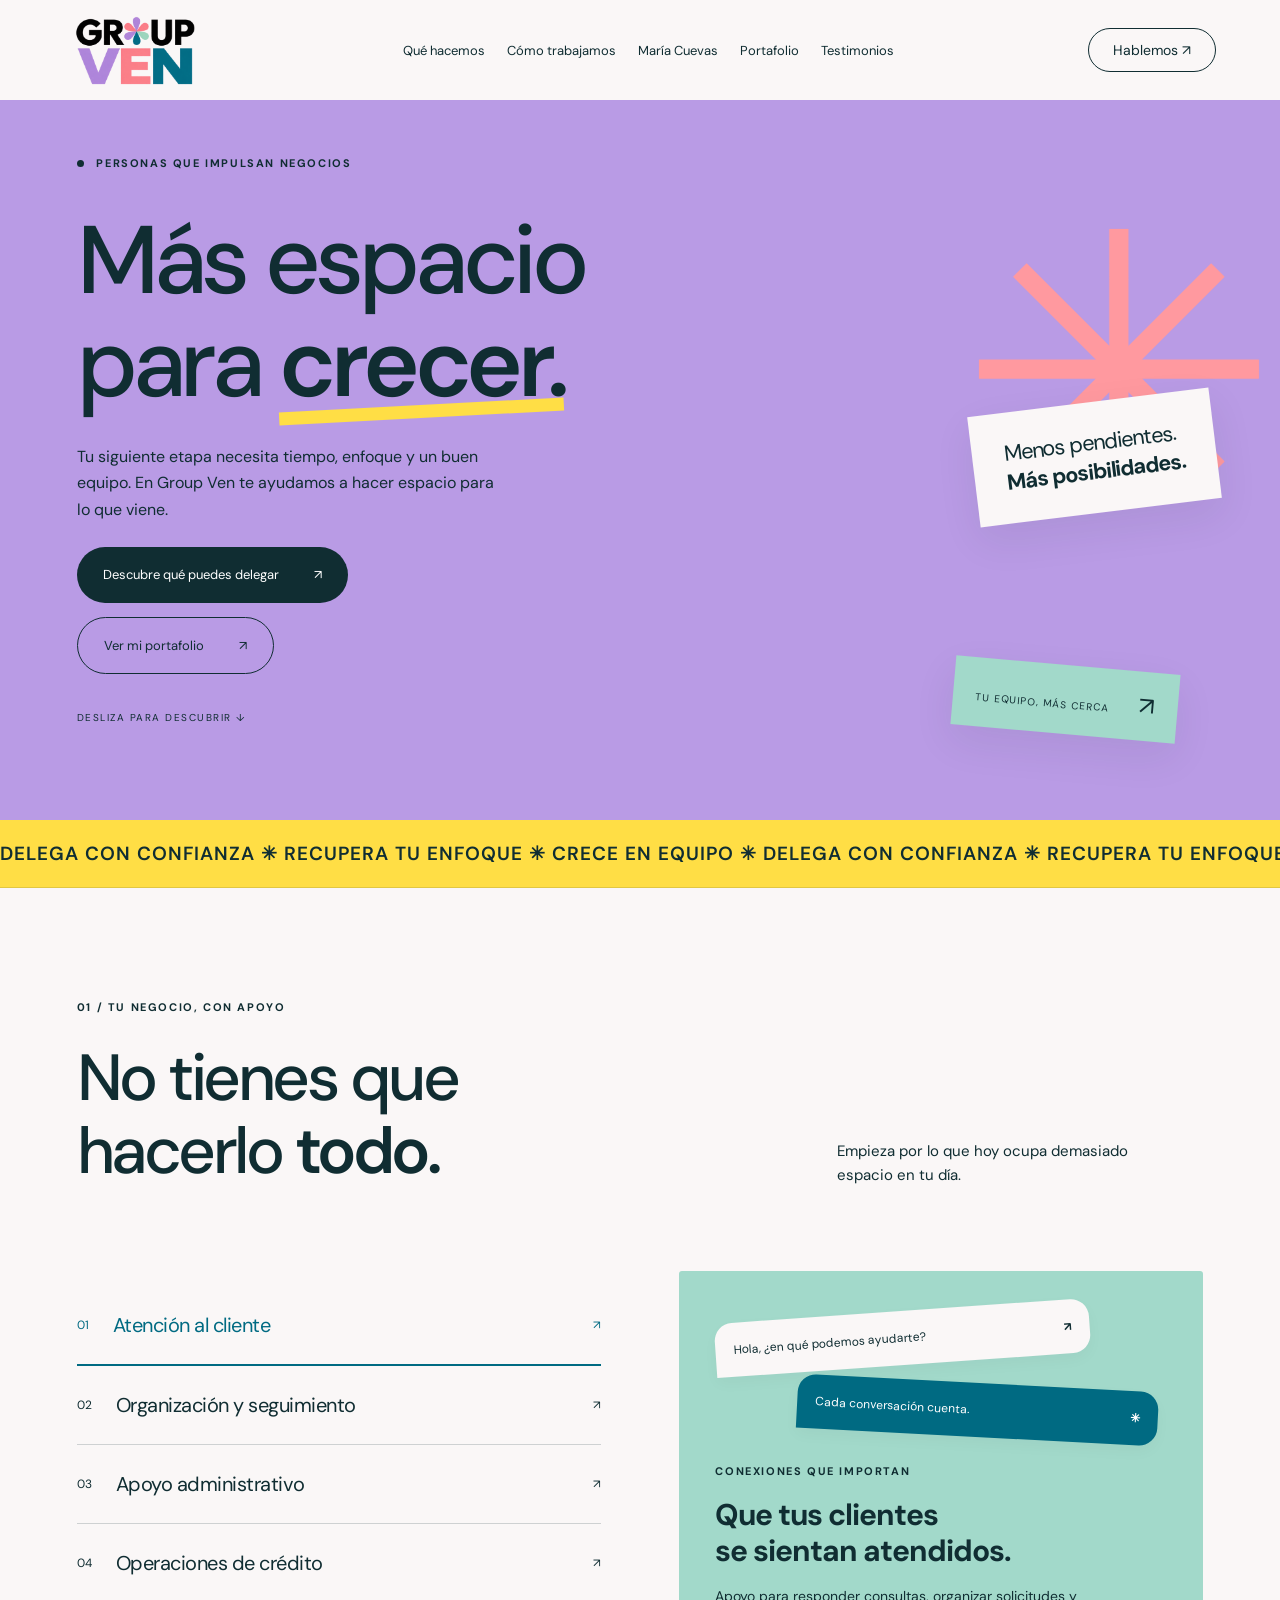
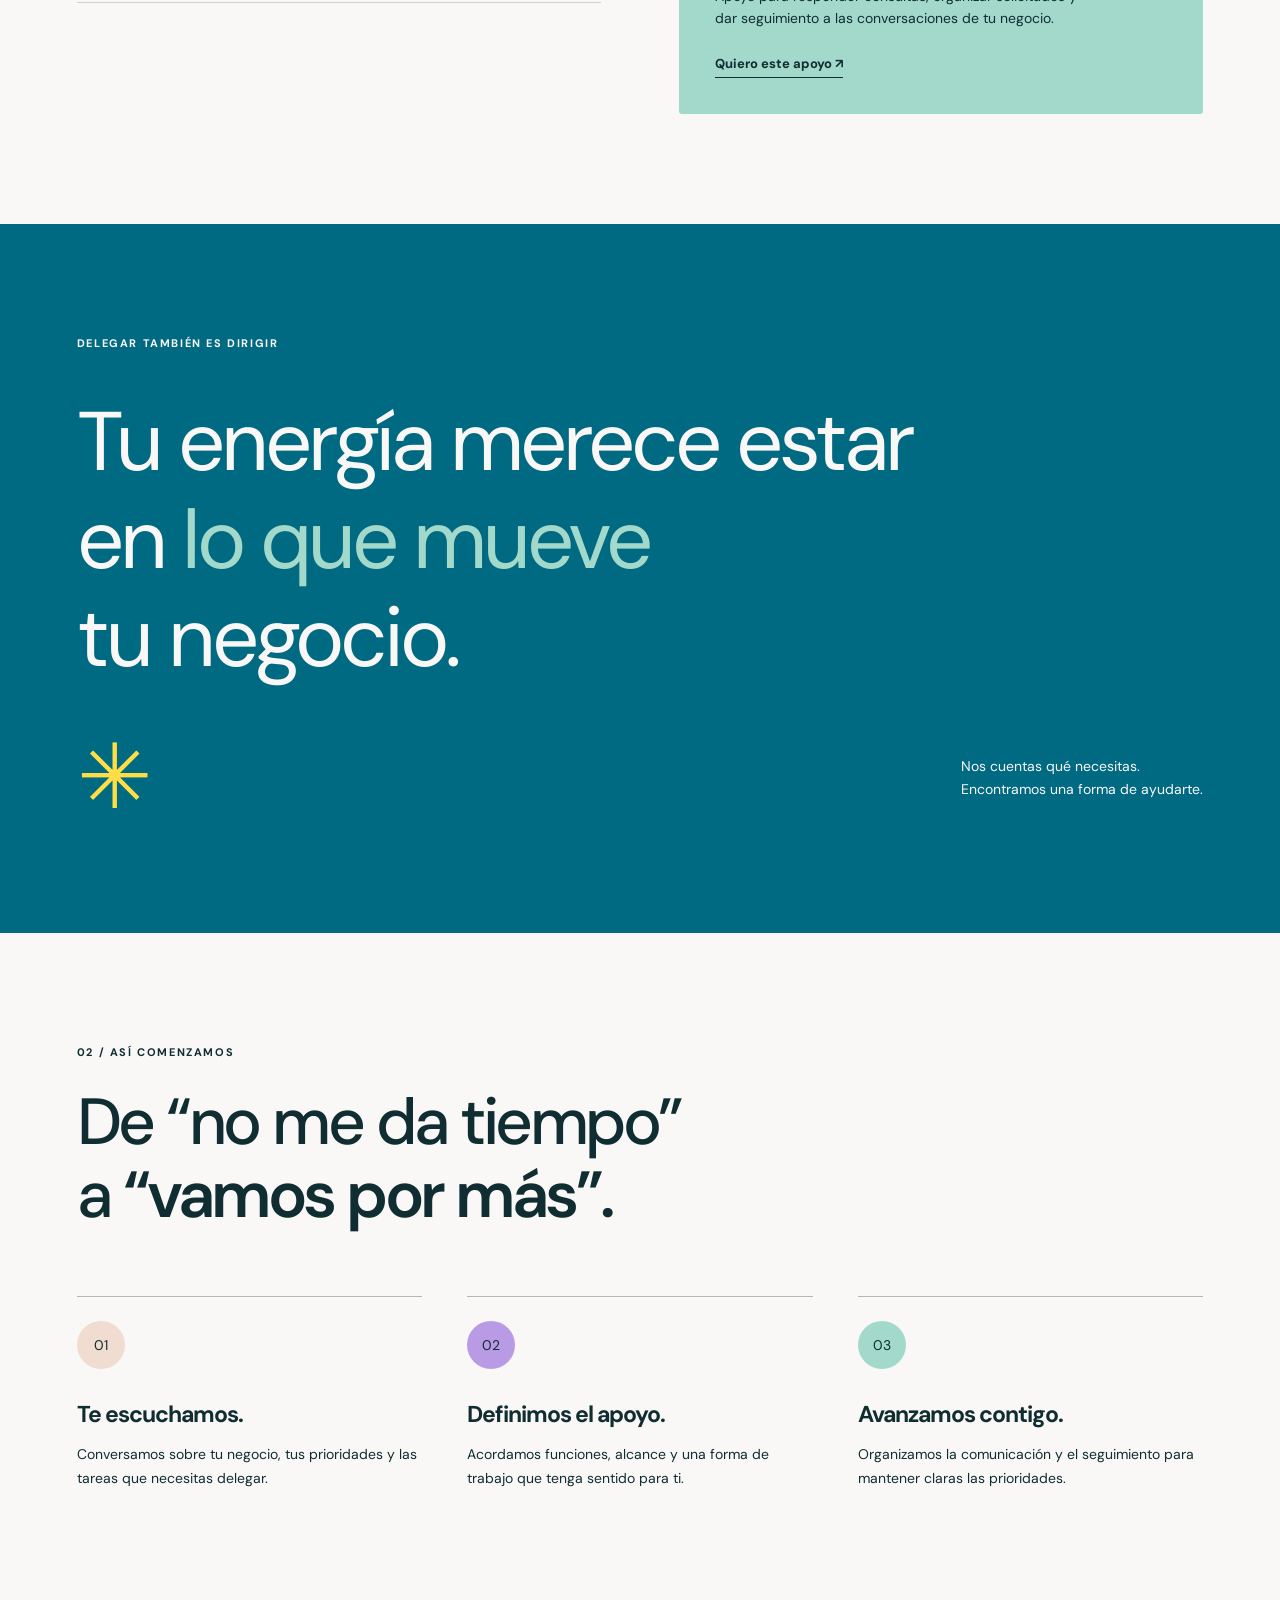
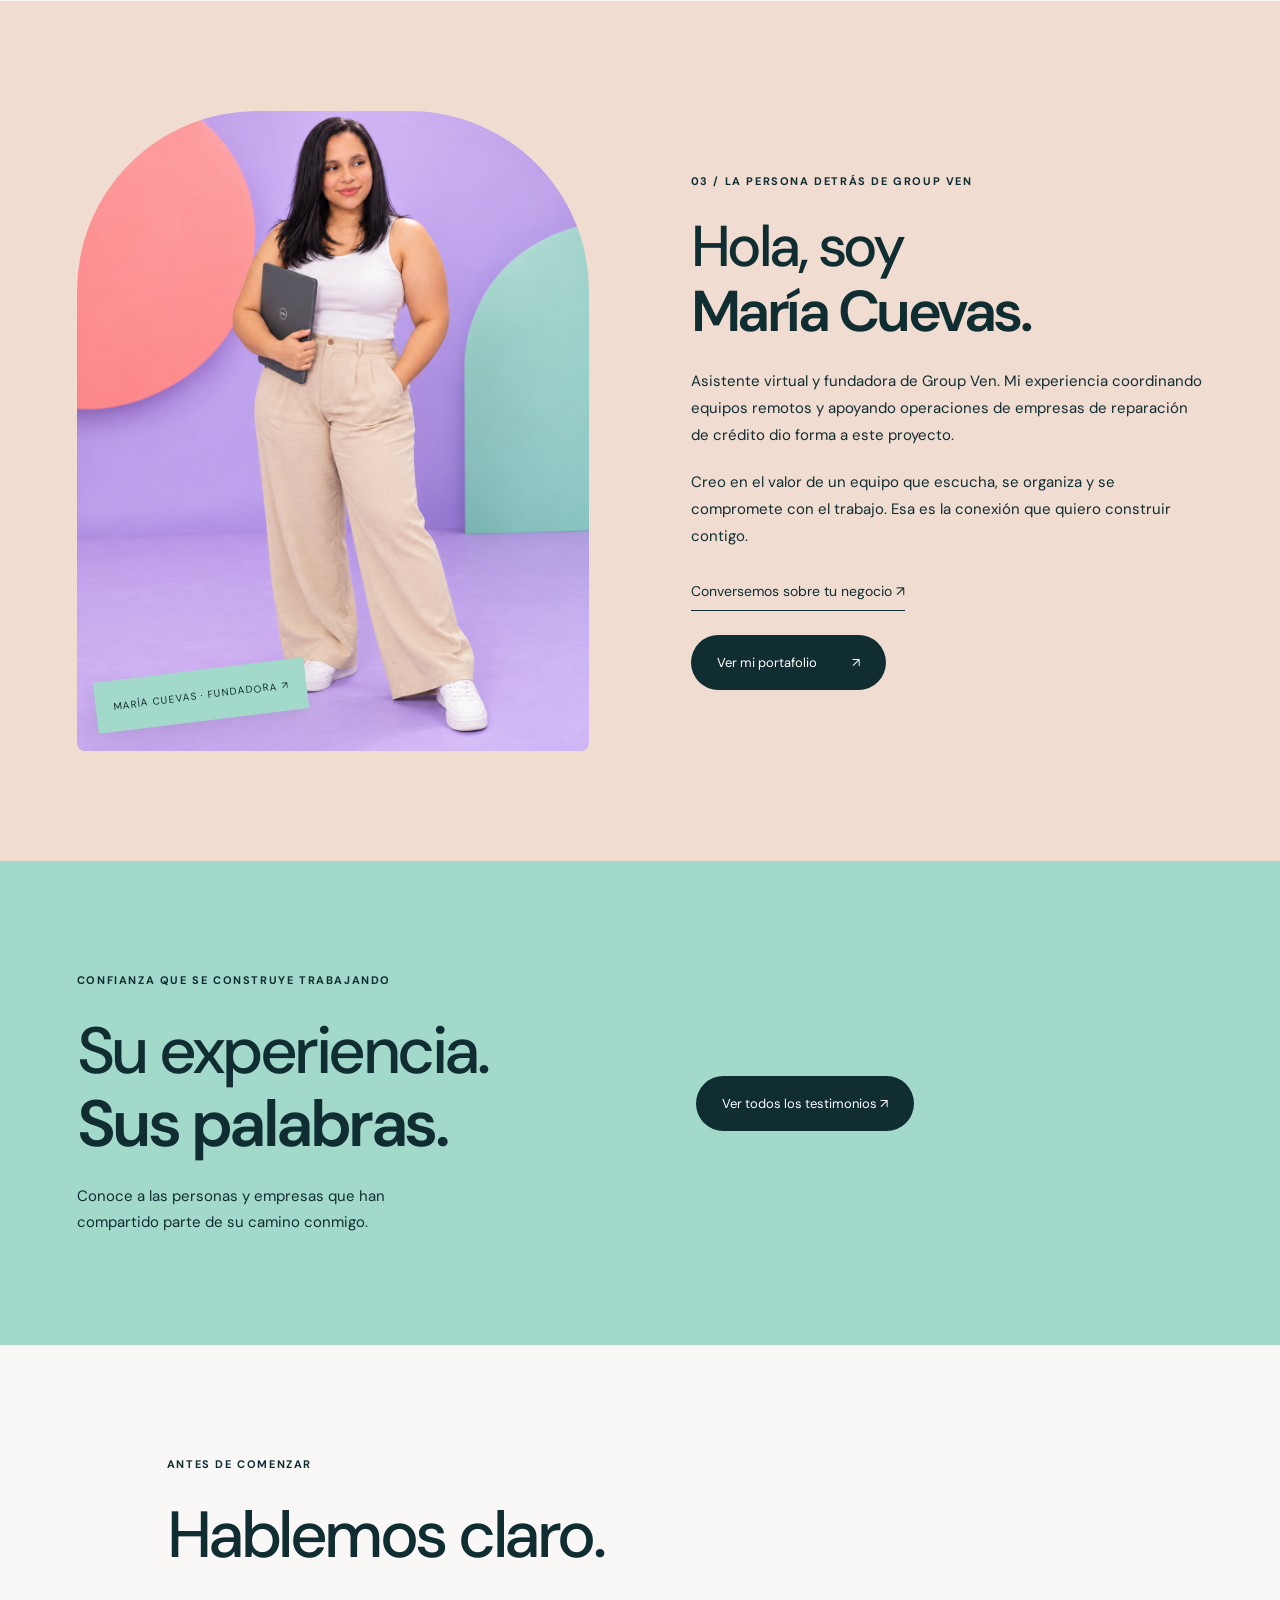
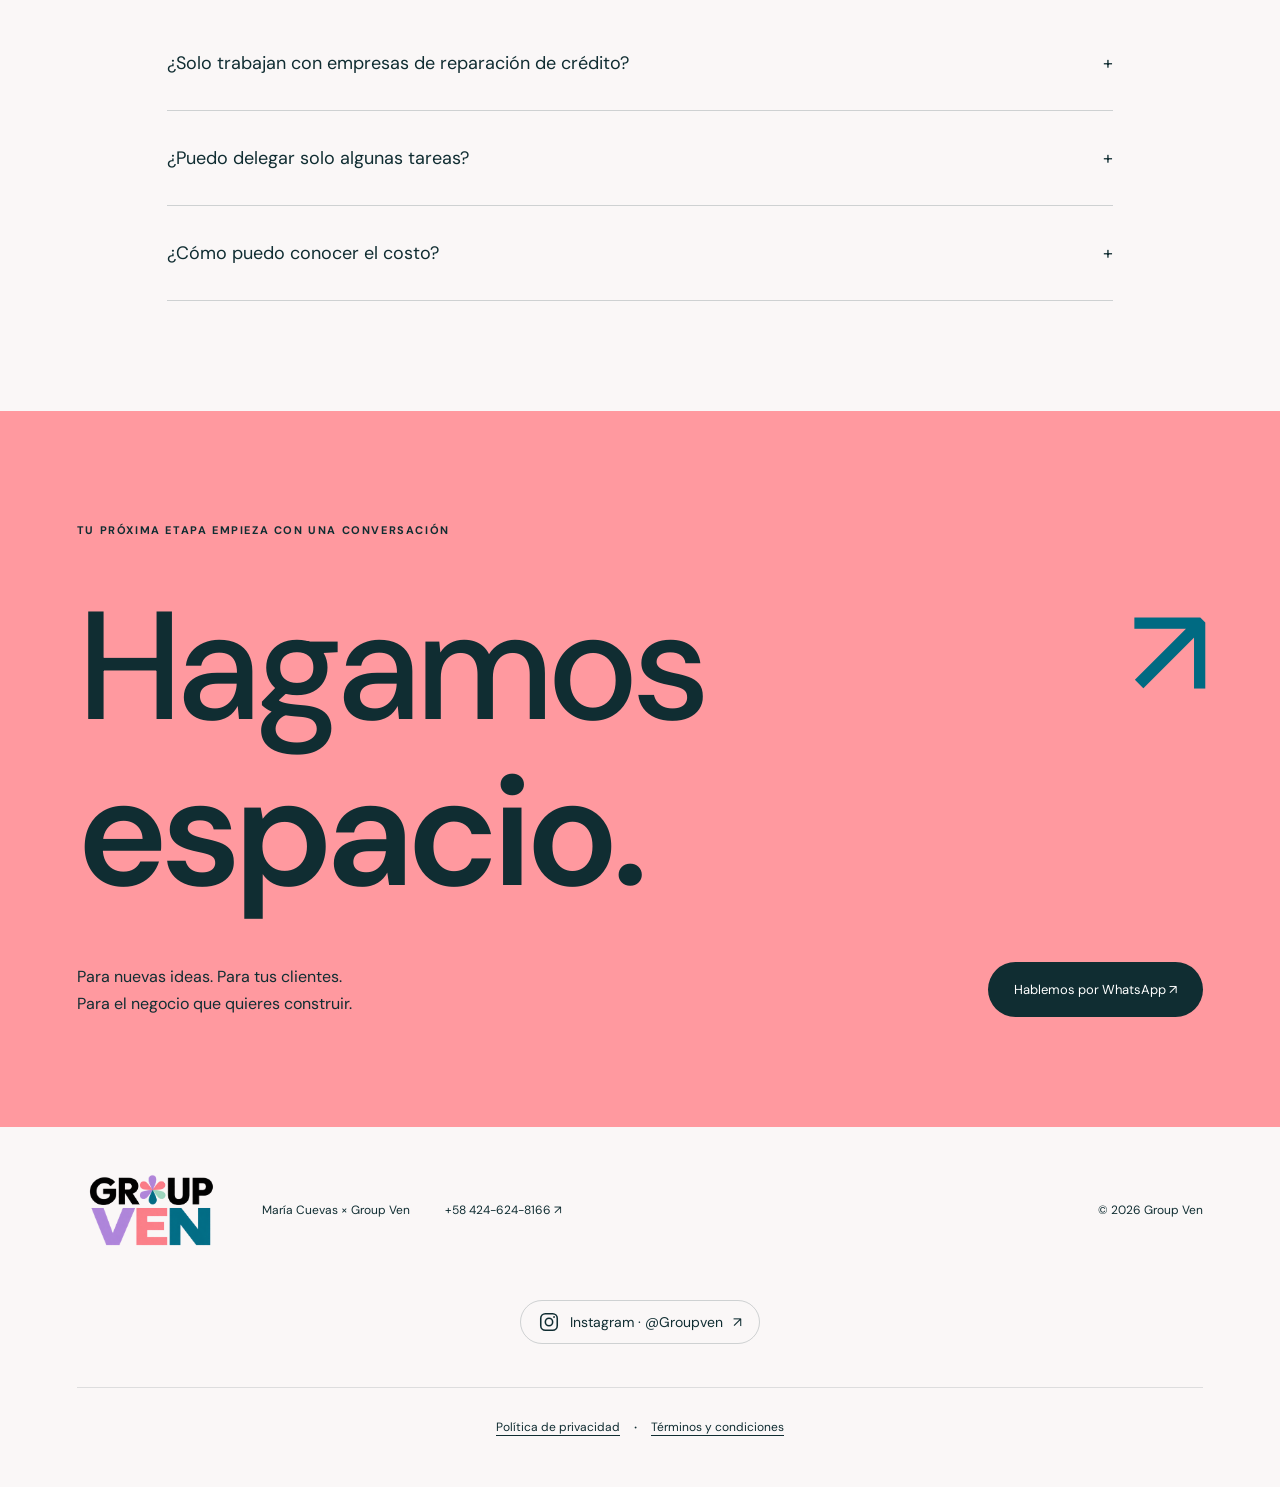
<file: index.html>
<!doctype html><html lang="es"><head><meta charset="utf-8"><meta name="viewport" content="width=device-width,initial-scale=1"><meta name="description" content="Group Ven: asistentes virtuales y apoyo operativo. Conoce a María Cuevas y descubre qué puedes delegar."><title>Group Ven — Tu próxima etapa empieza en equipo</title><link rel="stylesheet" href="style.css"><link rel="stylesheet" href="motion.css"><link rel="icon" type="image/svg+xml" href="assets/groupven-icon.svg?v=1"><link rel="canonical" href="https://www.groupven.com/">
<meta property="og:type" content="website">
<meta property="og:locale" content="es_ES">
<meta property="og:site_name" content="Group VEN">
<meta property="og:title" content="Group VEN | Más espacio para crecer">
<meta property="og:description" content="Páginas web, automatizaciones y apoyo para tu negocio. Conoce a María Cuevas y descubre cómo podemos trabajar en equipo.">
<meta property="og:url" content="https://www.groupven.com/">
<meta property="og:image" content="https://www.groupven.com/assets/groupven-logo-social-v2.jpg">
<meta property="og:image:secure_url" content="https://www.groupven.com/assets/groupven-logo-social-v2.jpg">
<meta property="og:image:type" content="image/jpeg">
<meta property="og:image:alt" content="Group VEN: GROUP en negro, VEN en colores y un asterisco en lugar de la O">
<meta name="twitter:card" content="summary_large_image">
<meta name="twitter:title" content="Group VEN | Más espacio para crecer">
<meta name="twitter:description" content="Páginas web, automatizaciones y apoyo para tu negocio. Conoce a María Cuevas y descubre cómo podemos trabajar en equipo.">
<meta name="twitter:image" content="https://www.groupven.com/assets/groupven-logo-social-v2.jpg">
<link rel="stylesheet" href="layout.css"></head><body><header><a class="brand" href="#"><img class="brand-logo" src="assets/groupven-logo-web.png" alt="Group VEN — Inicio" width="1771" height="869"></a><nav aria-label="Navegación principal"><a href="#servicios">Qué hacemos</a><a href="#metodo">Cómo trabajamos</a><a href="#maria">María Cuevas</a><a href="portafolio">Portafolio</a><a href="testimonios.html">Testimonios</a></nav><a class="navcta" href="#contacto">Hablemos ↗</a></header><main><section class="hero"><div class="eyebrow"><span class="dot"></span> PERSONAS QUE IMPULSAN NEGOCIOS</div><h1>Más espacio<br>para <em>crecer.</em></h1><div class="hero-bottom"><p>Tu siguiente etapa necesita tiempo, enfoque y un buen equipo. En Group Ven te ayudamos a hacer espacio para lo que viene.</p><a class="button dark" href="#servicios">Descubre qué puedes delegar <span>↗</span></a><a class="button portfolio-button" href="portafolio">Ver mi portafolio <span aria-hidden="true">↗</span></a></div><div class="orbit" aria-hidden="true">✳</div><div class="floating one">Menos pendientes.<br><b>Más posibilidades.</b></div><div class="floating two">TU EQUIPO, MÁS CERCA <span>↗</span></div><span class="scroll">DESLIZA PARA DESCUBRIR ↓</span></section><div class="ticker" aria-hidden="true"><div>DELEGA CON CONFIANZA ✳ RECUPERA TU ENFOQUE ✳ CRECE EN EQUIPO ✳ DELEGA CON CONFIANZA ✳ RECUPERA TU ENFOQUE ✳ CRECE EN EQUIPO ✳</div></div><section id="servicios" class="services section"><div class="section-head reveal"><span class="eyebrow">01 / TU NEGOCIO, CON APOYO</span><h2>No tienes que<br>hacerlo <em>todo.</em></h2><p>Empieza por lo que hoy ocupa demasiado espacio en tu día.</p></div><div class="explorer reveal"><div class="tabs" role="tablist" aria-label="Servicios"><button role="tab" aria-selected="true" data-service="0">01 <span>Atención al cliente</span> ↗</button><button role="tab" aria-selected="false" data-service="1">02 <span>Organización y seguimiento</span> ↗</button><button role="tab" aria-selected="false" data-service="2">03 <span>Apoyo administrativo</span> ↗</button><button role="tab" aria-selected="false" data-service="3">04 <span>Operaciones de crédito</span> ↗</button></div><div class="service-panel" role="tabpanel" aria-live="polite"><div class="panel-art" aria-hidden="true"><div class="bubble">Hola, ¿en qué podemos ayudarte? <b>↗</b></div><div class="bubble reply">Cada conversación cuenta. <b>✳</b></div></div><span class="eyebrow" id="service-label">CONEXIONES QUE IMPORTAN</span><h3 id="service-title">Que tus clientes<br>se sientan atendidos.</h3><p id="service-copy">Apoyo para responder consultas, organizar solicitudes y dar seguimiento a las conversaciones de tu negocio.</p><a id="service-link" href="https://wa.me/584246248166?text=Hola%2C%20quiero%20informaci%C3%B3n%20sobre%20atenci%C3%B3n%20al%20cliente" target="_blank" rel="noopener">Quiero este apoyo ↗</a></div></div></section><section class="statement section"><span class="eyebrow reveal">DELEGAR TAMBIÉN ES DIRIGIR</span><p class="reveal">Tu energía merece estar<br>en <span>lo que mueve</span><br>tu negocio.</p><div class="statement-foot reveal"><span class="asterisk">✳</span><p>Nos cuentas qué necesitas.<br>Encontramos una forma de ayudarte.</p></div></section><section id="metodo" class="section method"><div class="section-head reveal"><span class="eyebrow">02 / ASÍ COMENZAMOS</span><h2>De “no me da tiempo”<br>a <em>“vamos por más”.</em></h2></div><div class="steps"><article class="reveal"><span>01</span><h3>Te escuchamos.</h3><p>Conversamos sobre tu negocio, tus prioridades y las tareas que necesitas delegar.</p></article><article class="reveal"><span>02</span><h3>Definimos el apoyo.</h3><p>Acordamos funciones, alcance y una forma de trabajo que tenga sentido para ti.</p></article><article class="reveal"><span>03</span><h3>Avanzamos contigo.</h3><p>Organizamos la comunicación y el seguimiento para mantener claras las prioridades.</p></article></div></section><section id="maria" class="founder section"><div class="founder-art reveal"><img class="founder-photo" src="assets/maria.png" alt="María Cuevas, fundadora de Group Ven, con su laptop sobre un fondo lila, coral y menta." width="1122" height="1402" loading="lazy"><span class="founder-tag">MARÍA CUEVAS · FUNDADORA ↗</span></div><div class="founder-copy reveal"><span class="eyebrow">03 / LA PERSONA DETRÁS DE GROUP VEN</span><h2>Hola, soy<br><em>María Cuevas.</em></h2><p>Asistente virtual y fundadora de Group Ven. Mi experiencia coordinando equipos remotos y apoyando operaciones de empresas de reparación de crédito dio forma a este proyecto.</p><p>Creo en el valor de un equipo que escucha, se organiza y se compromete con el trabajo. Esa es la conexión que quiero construir contigo.</p><a class="text-link" href="#contacto">Conversemos sobre tu negocio ↗</a><div style="margin-top:24px"><a class="button dark" href="portafolio">Ver mi portafolio <span aria-hidden="true">↗</span></a></div></div></section><section class="section testimonial-preview"><div><span class="eyebrow">CONFIANZA QUE SE CONSTRUYE TRABAJANDO</span><h2>Su experiencia.<br><em>Sus palabras.</em></h2><p>Conoce a las personas y empresas que han compartido parte de su camino conmigo.</p></div><div class="preview-quote"><a class="button dark" href="testimonios.html">Ver todos los testimonios ↗</a></div></section><section class="section faq"><span class="eyebrow">ANTES DE COMENZAR</span><h2>Hablemos claro.</h2><details><summary>¿Solo trabajan con empresas de reparación de crédito?<span>+</span></summary><div class="faq-answer"><p>Nuestra experiencia está especialmente vinculada a empresas de reparación de crédito, donde conocemos la importancia de organizar expedientes, mantener una comunicación clara y dar seguimiento a cada cliente. También podemos evaluar necesidades de asistencia virtual y apoyo administrativo de negocios de otros sectores.</p><p>Cuéntanos a qué se dedica tu empresa, qué tareas necesitas delegar y cómo trabajas actualmente. Así podremos determinar si nuestro apoyo encaja con tu operación y definir funciones concretas desde el inicio.</p></div></details><details><summary>¿Puedo delegar solo algunas tareas?<span>+</span></summary><div class="faq-answer"><p>Sí. Puedes comenzar con tareas específicas, como atención al cliente, seguimiento de pendientes, organización de agenda, actualización de registros o apoyo con documentos. No necesitas delegar toda tu operación para empezar a liberar tiempo.</p><p>Antes de comenzar, definimos contigo las funciones, las prioridades, las herramientas que se utilizarán y la forma de comunicación. Si después necesitas ampliar el apoyo, revisamos el nuevo alcance para mantener claras las responsabilidades.</p></div></details><details><summary>¿Cómo puedo conocer el costo?<span>+</span></summary><div class="faq-answer"><p>La propuesta se prepara según el tipo de tareas, el volumen de trabajo, la dedicación requerida y el nivel de responsabilidad del apoyo que buscas. Por eso, primero necesitamos entender tu operación y tus prioridades.</p><p>Escríbenos por WhatsApp e indícanos a qué se dedica tu negocio, qué actividades quieres delegar, el horario o la frecuencia de apoyo que necesitas y las herramientas que utilizas. Con esa información podemos revisar tus necesidades y presentarte una propuesta con el alcance y las condiciones para que la evalúes.</p></div></details></section><section id="contacto" class="contact section"><span class="eyebrow">TU PRÓXIMA ETAPA EMPIEZA CON UNA CONVERSACIÓN</span><h2>Hagamos<br><em>espacio.</em><span>↗</span></h2><div class="contact-bottom"><p>Para nuevas ideas. Para tus clientes.<br>Para el negocio que quieres construir.</p><a class="button dark" href="https://wa.me/584246248166?text=Hola%20Mar%C3%ADa%2C%20quiero%20conocer%20el%20apoyo%20de%20Group%20Ven%20para%20mi%20negocio." target="_blank" rel="noopener">Hablemos por WhatsApp ↗</a></div></section></main><footer><a class="brand" href="#"><img class="brand-logo" src="assets/groupven-logo-web.png" alt="Group VEN — Inicio" width="1771" height="869"></a><p>María Cuevas × Group Ven</p><a href="https://wa.me/584246248166" target="_blank" rel="noopener">+58 424-624-8166 ↗</a><small>© <span id="year"></span> Group Ven</small><div class="footer-socials" aria-label="Redes sociales"><a href="https://www.instagram.com/groupven/" target="_blank" rel="noopener noreferrer"><svg xmlns="http://www.w3.org/2000/svg" viewBox="0 0 24 24" width="22" height="22" fill="none" stroke="currentColor" stroke-width="1.7" aria-hidden="true"><rect x="3" y="3" width="18" height="18" rx="5"/><circle cx="12" cy="12" r="4"/><circle cx="17.5" cy="6.5" r="1" fill="currentColor" stroke="none"/></svg><span>Instagram · @Groupven</span><span aria-hidden="true">↗</span></a></div><div class="legal-links" aria-label="Información legal"><button type="button" data-legal="privacy">Política de privacidad</button><span aria-hidden="true">·</span><button type="button" data-legal="terms">Términos y condiciones</button></div></footer><script src="app.js"></script><dialog id="legal-cloud" class="legal-cloud" aria-labelledby="legal-title"><div class="legal-cloud-head"><div><span class="eyebrow">GROUP VEN × MARÍA CUEVAS</span><h2 id="legal-title"></h2></div><button type="button" class="legal-close" aria-label="Cerrar ventana legal">✕</button></div><div class="legal-cloud-body" tabindex="0"><p class="legal-date">Última actualización: 13 de noviembre de 2026</p><div id="legal-content"></div></div><div class="legal-cloud-foot"><span>¿Tienes una consulta? <a href="https://wa.me/584246248166" target="_blank" rel="noopener noreferrer">WhatsApp +58 424-624-8166</a></span><button type="button" class="legal-done">Cerrar</button></div></dialog><script src="legal.js"></script><script>if(location.protocol==="file:"){document.querySelectorAll('a[href="portafolio"]').forEach(a=>a.href="portafolio.html");}</script><script src="motion.js" defer></script></body></html>
</file>
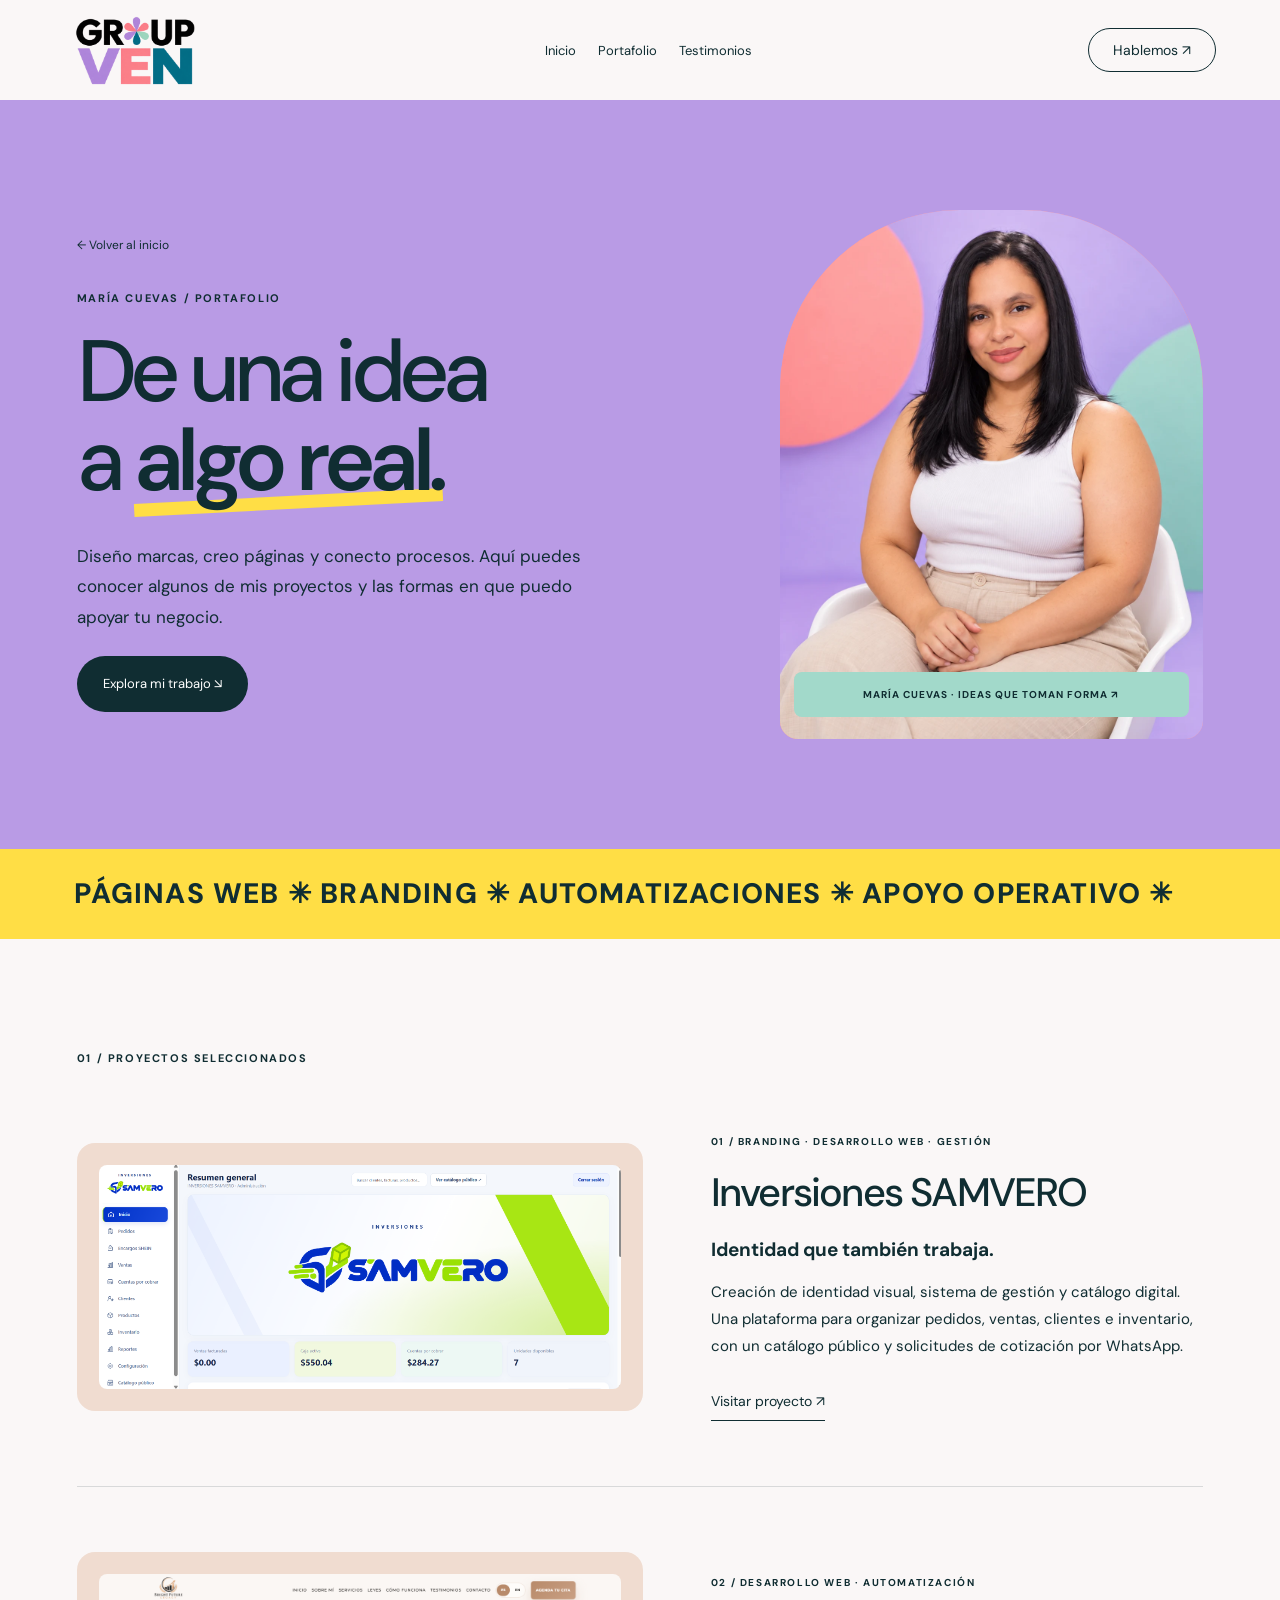
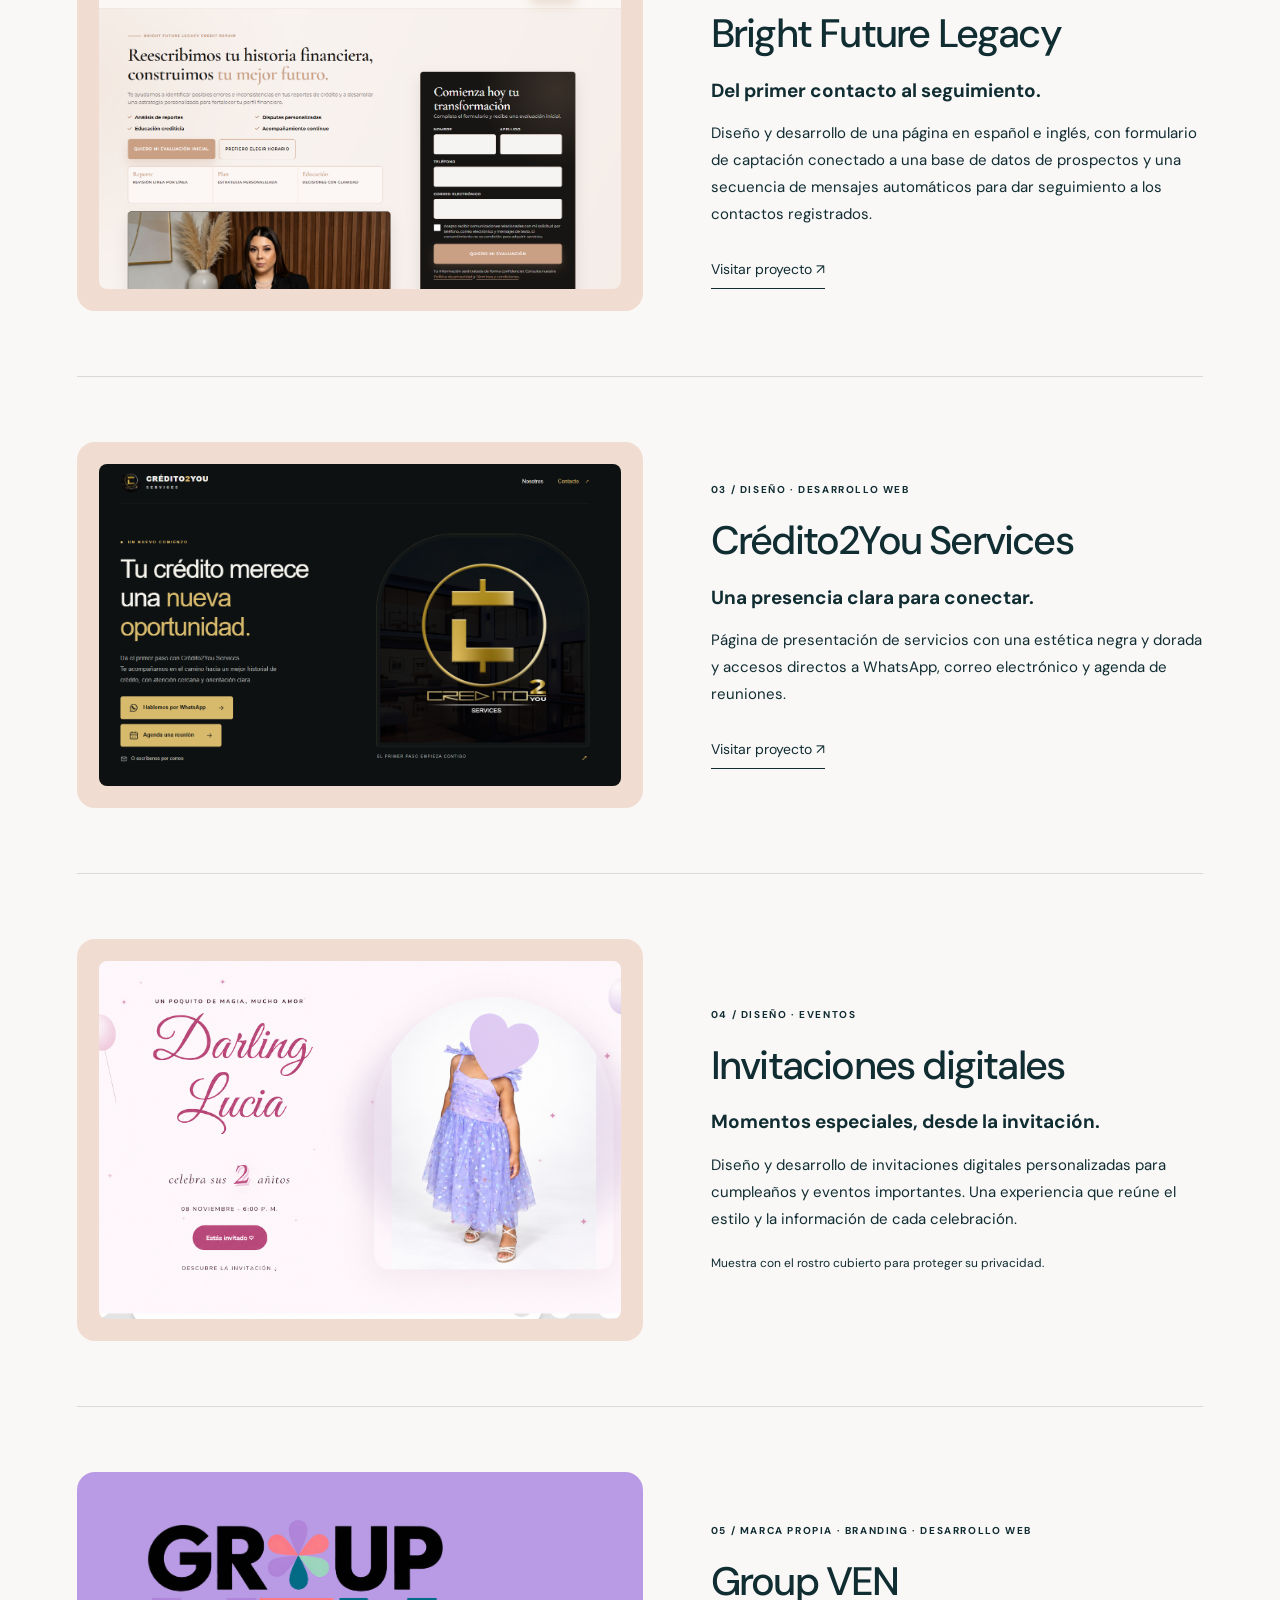
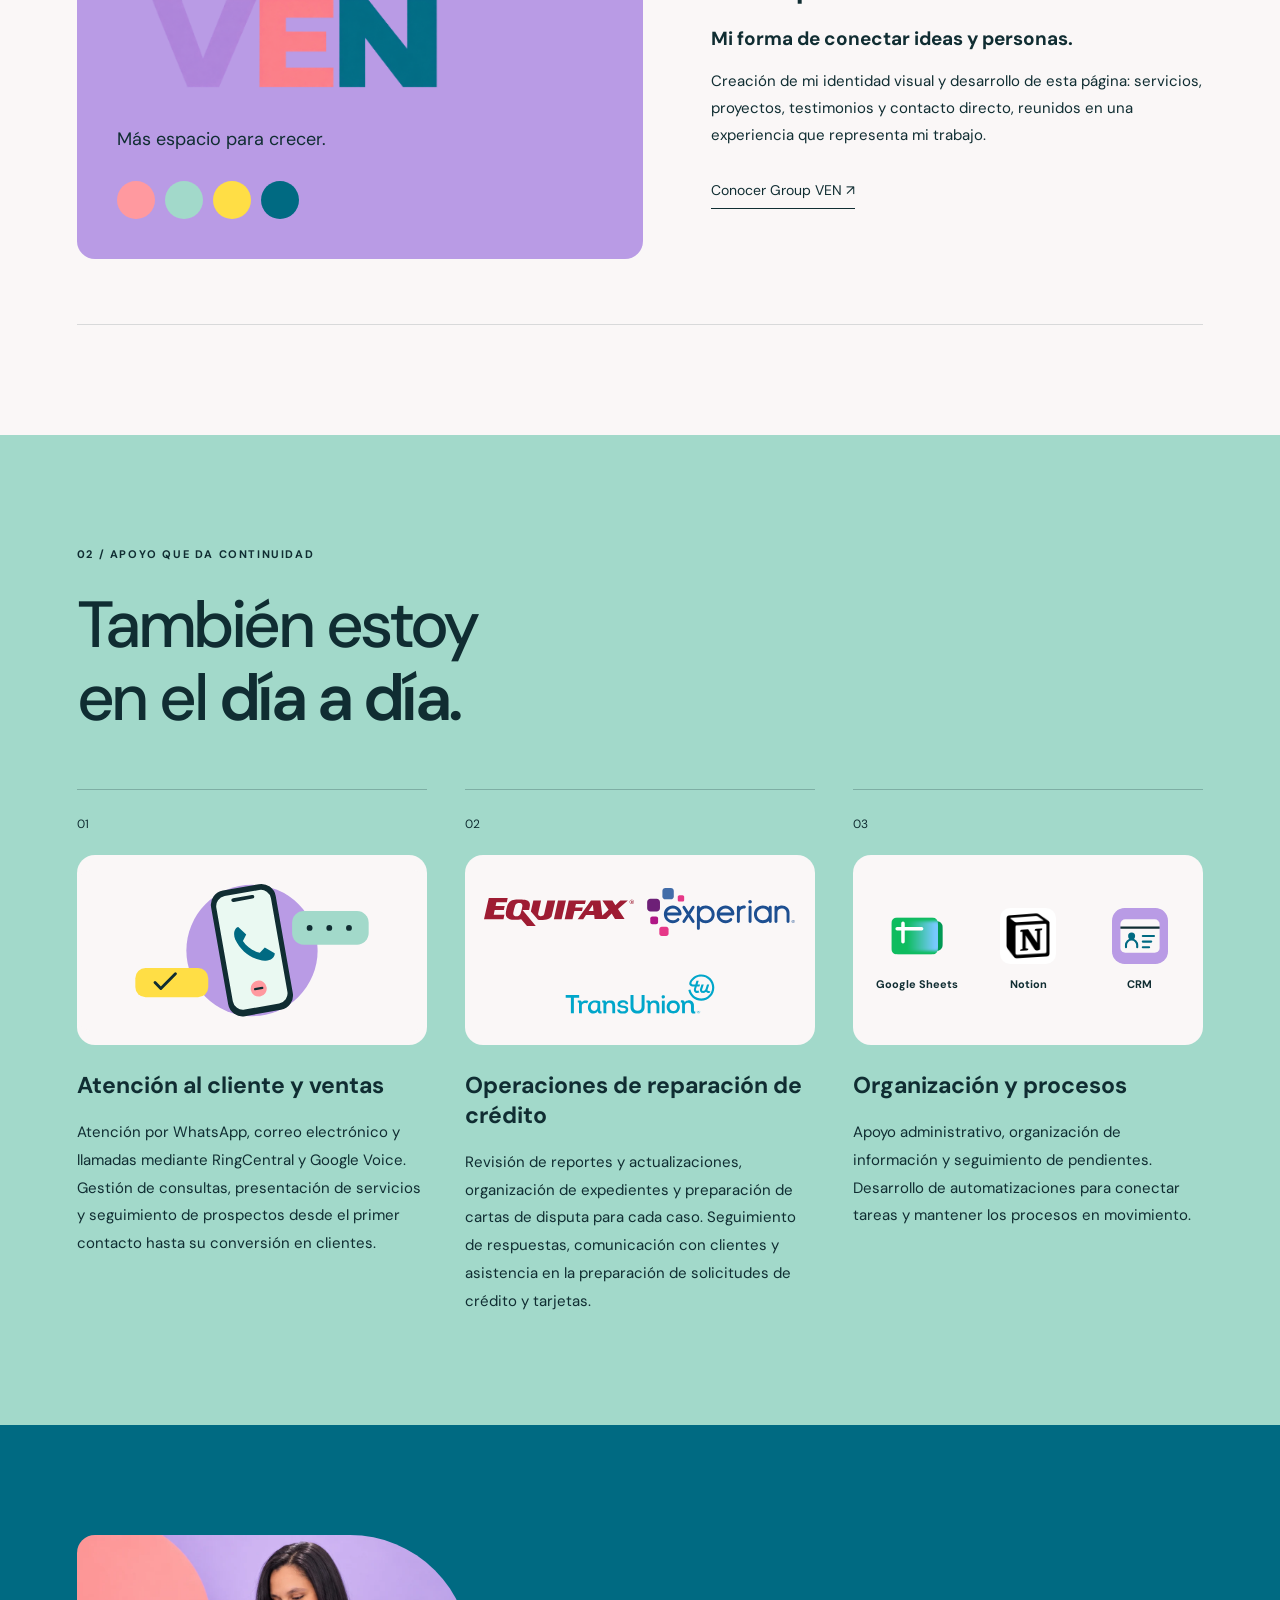
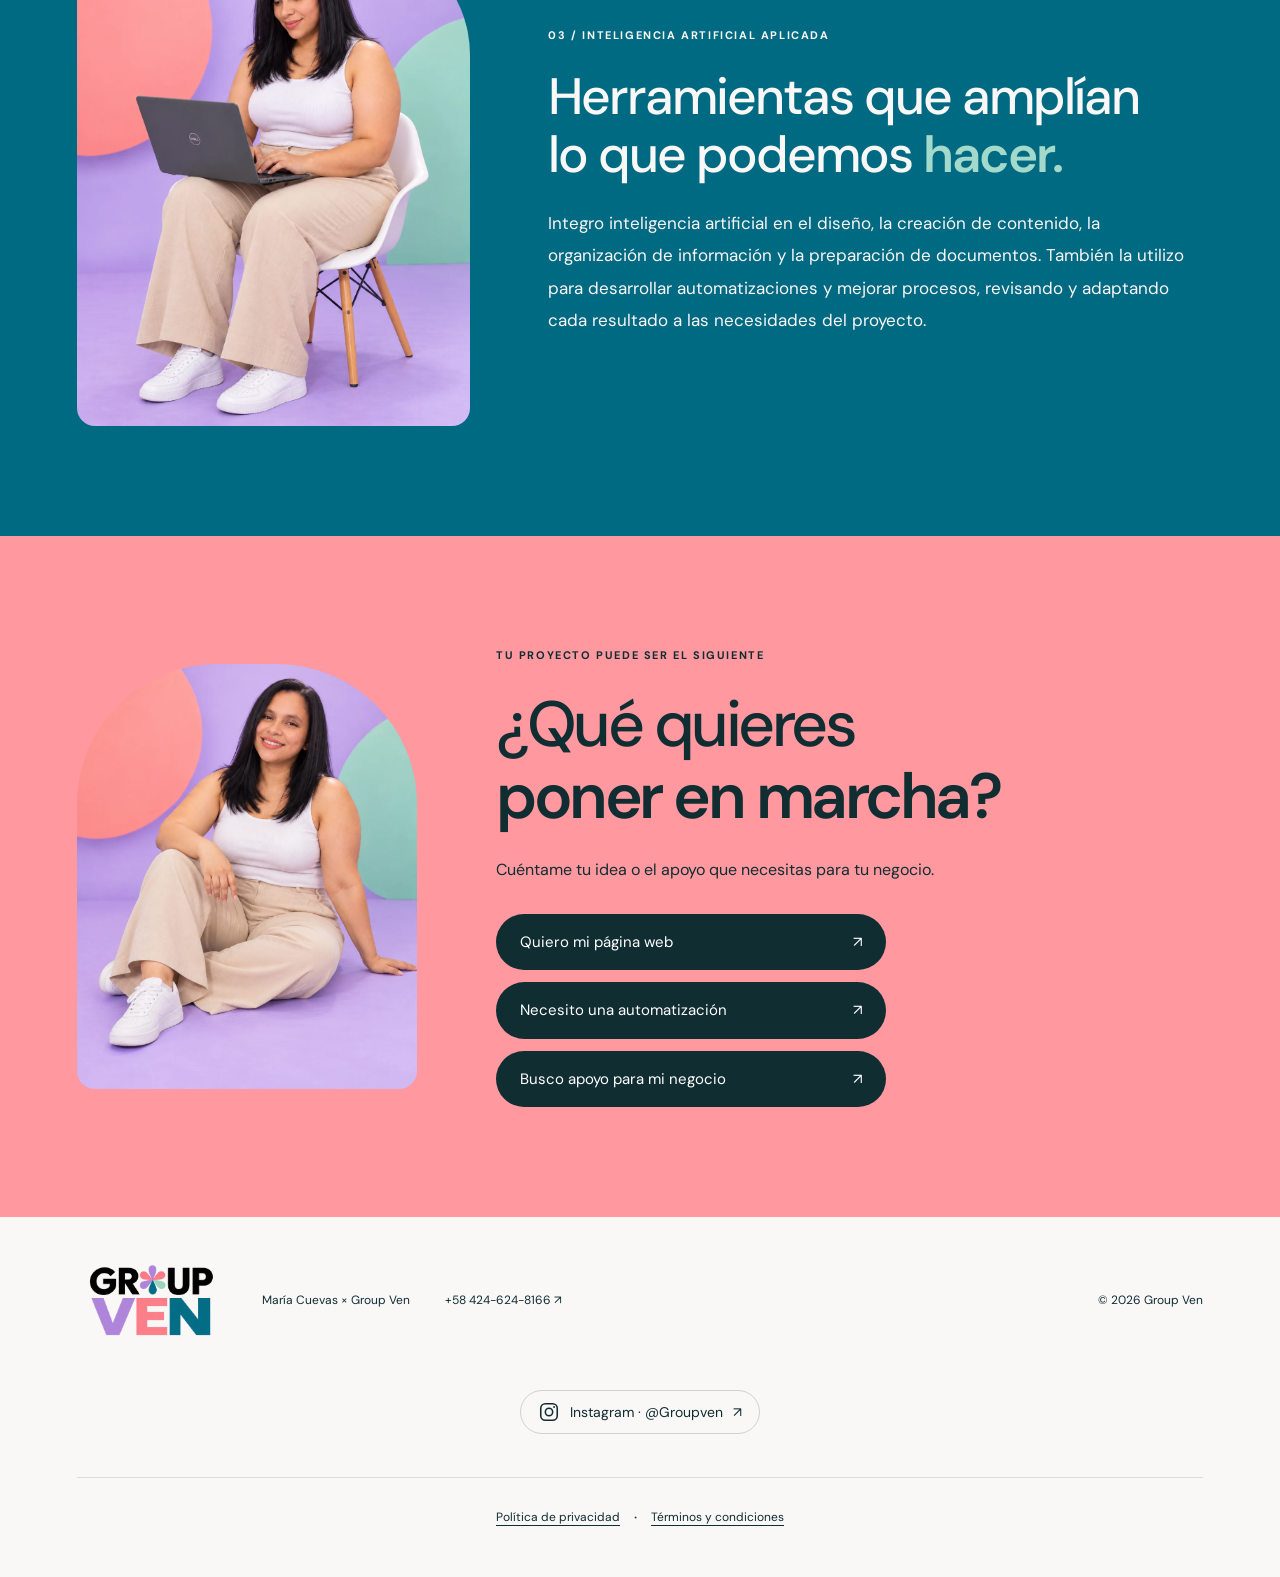
<file: portafolio.html>
<!doctype html><html lang="es"><head><meta charset="utf-8"><meta name="viewport" content="width=device-width,initial-scale=1"><title>Portafolio — María Cuevas × Group VEN</title><meta name="description" content="Conoce los proyectos de María Cuevas: páginas web, branding, automatizaciones e invitaciones digitales, junto a su experiencia en atención al cliente y apoyo operativo."><link rel="stylesheet" href="style.css"><link rel="stylesheet" href="portafolio.css"><link rel="stylesheet" href="motion.css"><link rel="icon" type="image/svg+xml" href="assets/groupven-icon.svg?v=1"><link rel="canonical" href="https://www.groupven.com/portafolio">
<meta property="og:type" content="website">
<meta property="og:locale" content="es_ES">
<meta property="og:site_name" content="Group VEN">
<meta property="og:title" content="María Cuevas | Portafolio de Group VEN">
<meta property="og:description" content="Ideas que se convierten en soluciones: páginas web, branding, automatizaciones e invitaciones digitales. Explora mis proyectos y hablemos del tuyo.">
<meta property="og:url" content="https://www.groupven.com/portafolio">
<meta property="og:image" content="https://www.groupven.com/assets/groupven-logo-social-v2.jpg">
<meta property="og:image:secure_url" content="https://www.groupven.com/assets/groupven-logo-social-v2.jpg">
<meta property="og:image:type" content="image/jpeg">
<meta property="og:image:alt" content="Group VEN: GROUP en negro, VEN en colores y un asterisco en lugar de la O">
<meta name="twitter:card" content="summary_large_image">
<meta name="twitter:title" content="María Cuevas | Portafolio de Group VEN">
<meta name="twitter:description" content="Ideas que se convierten en soluciones: páginas web, branding, automatizaciones e invitaciones digitales. Explora mis proyectos y hablemos del tuyo.">
<meta name="twitter:image" content="https://www.groupven.com/assets/groupven-logo-social-v2.jpg">
<link rel="stylesheet" href="layout.css"></head><body class="portfolio-page"><header><a class="brand" href="index.html"><img class="brand-logo" src="assets/groupven-logo-web.png" alt="Group VEN — Inicio" width="1771" height="869"></a><nav aria-label="Navegación principal"><a href="index.html">Inicio</a><a href="#proyectos" aria-current="page">Portafolio</a><a href="testimonios.html">Testimonios</a></nav><a class="navcta" href="https://wa.me/584246248166" target="_blank" rel="noopener noreferrer">Hablemos ↗</a></header><main><section class="portfolio-hero section"><div class="portfolio-hero-copy"><a class="back-link" href="index.html">← Volver al inicio</a><span class="eyebrow">MARÍA CUEVAS / PORTAFOLIO</span><h1>De una idea<br>a <em>algo real.</em></h1><div class="portfolio-intro"><p>Diseño marcas, creo páginas y conecto procesos. Aquí puedes conocer algunos de mis proyectos y las formas en que puedo apoyar tu negocio.</p><a class="button dark" href="#proyectos">Explora mi trabajo ↘</a></div></div><figure class="portrait-main"><img src="assets/portafolio/maria-retrato.webp" alt="María Cuevas, creadora de Group VEN" width="1122" height="1402" fetchpriority="high"><figcaption>MARÍA CUEVAS · IDEAS QUE TOMAN FORMA ↗</figcaption></figure></section><div class="portfolio-strip portfolio-marquee" role="region" aria-label="Páginas web, branding, automatizaciones y apoyo operativo" tabindex="0"><div class="portfolio-marquee-track" aria-hidden="true"><span>PÁGINAS WEB ✳ BRANDING ✳ AUTOMATIZACIONES ✳ APOYO OPERATIVO ✳ </span><span>PÁGINAS WEB ✳ BRANDING ✳ AUTOMATIZACIONES ✳ APOYO OPERATIVO ✳ </span></div></div><section id="proyectos" class="section projects"><span class="eyebrow">01 / PROYECTOS SELECCIONADOS</span><article class="project"><div class="project-image"><img src="assets/portafolio/samvero.png" alt="Vista del proyecto Inversiones SAMVERO" loading="lazy" width="1200" height="800"></div><div class="project-copy"><span class="eyebrow">01 / BRANDING · DESARROLLO WEB · GESTIÓN</span><h2>Inversiones SAMVERO</h2><h3>Identidad que también trabaja.</h3><p>Creación de identidad visual, sistema de gestión y catálogo digital. Una plataforma para organizar pedidos, ventas, clientes e inventario, con un catálogo público y solicitudes de cotización por WhatsApp.</p><a class="text-link" href="https://inversiones-sam.vercel.app/catalogo" target="_blank" rel="noopener noreferrer">Visitar proyecto ↗</a></div></article><article class="project"><div class="project-image"><img src="assets/portafolio/brightfuture.png" alt="Vista del proyecto Bright Future Legacy" loading="lazy" width="1200" height="800"></div><div class="project-copy"><span class="eyebrow">02 / DESARROLLO WEB · AUTOMATIZACIÓN</span><h2>Bright Future Legacy</h2><h3>Del primer contacto al seguimiento.</h3><p>Diseño y desarrollo de una página en español e inglés, con formulario de captación conectado a una base de datos de prospectos y una secuencia de mensajes automáticos para dar seguimiento a los contactos registrados.</p><a class="text-link" href="https://www.brightfuturelegacy.com/" target="_blank" rel="noopener noreferrer">Visitar proyecto ↗</a></div></article><article class="project"><div class="project-image"><img src="assets/portafolio/credito2you.png" alt="Vista del proyecto Crédito2You Services" loading="lazy" width="1200" height="800"></div><div class="project-copy"><span class="eyebrow">03 / DISEÑO · DESARROLLO WEB</span><h2>Crédito2You Services</h2><h3>Una presencia clara para conectar.</h3><p>Página de presentación de servicios con una estética negra y dorada y accesos directos a WhatsApp, correo electrónico y agenda de reuniones.</p><a class="text-link" href="https://credito2yous.org/" target="_blank" rel="noopener noreferrer">Visitar proyecto ↗</a></div></article><article class="project"><div class="project-image"><img src="assets/portafolio/invitaciones.png" alt="Vista del proyecto Invitaciones digitales" loading="lazy" width="1200" height="800"></div><div class="project-copy"><span class="eyebrow">04 / DISEÑO · EVENTOS</span><h2>Invitaciones digitales</h2><h3>Momentos especiales, desde la invitación.</h3><p>Diseño y desarrollo de invitaciones digitales personalizadas para cumpleaños y eventos importantes. Una experiencia que reúne el estilo y la información de cada celebración.</p><p class="portfolio-note">Muestra con el rostro cubierto para proteger su privacidad.</p></div></article><article class="project own-project"><div class="brand-art" aria-label="Identidad visual de Group VEN"><img class="brand-showcase-logo" src="assets/groupven-logo-web.png" alt="Identidad visual de Group VEN" width="1771" height="869" loading="lazy"><p>Más espacio para crecer.</p><div class="swatches"><i></i><i></i><i></i><i></i></div></div><div class="project-copy"><span class="eyebrow">05 / MARCA PROPIA · BRANDING · DESARROLLO WEB</span><h2>Group VEN</h2><h3>Mi forma de conectar ideas y personas.</h3><p>Creación de mi identidad visual y desarrollo de esta página: servicios, proyectos, testimonios y contacto directo, reunidos en una experiencia que representa mi trabajo.</p><a class="text-link" href="index.html">Conocer Group VEN ↗</a></div></article></section><section class="section portfolio-services"><span class="eyebrow">02 / APOYO QUE DA CONTINUIDAD</span><h2>También estoy<br>en el <em>día a día.</em></h2><div class="support-grid"><article><span>01</span><div class="support-visual support-phone"><img src="assets/portafolio/telefono.svg" alt="Teléfono con una llamada y mensajes de atención al cliente" width="480" height="220" loading="lazy"></div><h3>Atención al cliente y ventas</h3><p>Atención por WhatsApp, correo electrónico y llamadas mediante RingCentral y Google Voice. Gestión de consultas, presentación de servicios y seguimiento de prospectos desde el primer contacto hasta su conversión en clientes.</p></article><article><span>02</span><div class="support-visual bureau-logos" aria-label="Burós de crédito"><div><img src="assets/portafolio/equifax.svg" alt="Equifax" width="150" height="28" loading="lazy"></div><div><img src="assets/portafolio/experian.svg" alt="Experian" width="150" height="55" loading="lazy"></div><div><img src="assets/portafolio/transunion.svg" alt="TransUnion" width="201" height="53" loading="lazy"></div></div><h3>Operaciones de reparación de crédito</h3><p>Revisión de reportes y actualizaciones, organización de expedientes y preparación de cartas de disputa para cada caso. Seguimiento de respuestas, comunicación con clientes y asistencia en la preparación de solicitudes de crédito y tarjetas.</p></article><article><span>03</span><div class="support-visual tool-logos"><div><img src="assets/portafolio/sheets.svg" alt="" width="64" height="64" loading="lazy"><span>Google Sheets</span></div><div><img src="assets/portafolio/notion.png" alt="" width="64" height="64" loading="lazy"><span>Notion</span></div><div><img src="assets/portafolio/crm.svg" alt="" width="64" height="64" loading="lazy"><span>CRM</span></div></div><h3>Organización y procesos</h3><p>Apoyo administrativo, organización de información y seguimiento de pendientes. Desarrollo de automatizaciones para conectar tareas y mantener los procesos en movimiento.</p></article></div></section><section class="section portfolio-ai"><figure class="portrait-work"><img src="assets/portafolio/maria-trabajando.webp" alt="María Cuevas trabajando con su laptop" width="1122" height="1402" loading="lazy"></figure><div class="portfolio-ai-copy"><span class="eyebrow">03 / INTELIGENCIA ARTIFICIAL APLICADA</span><h2>Herramientas que amplían<br>lo que podemos <em>hacer.</em></h2><p>Integro inteligencia artificial en el diseño, la creación de contenido, la organización de información y la preparación de documentos. También la utilizo para desarrollar automatizaciones y mejorar procesos, revisando y adaptando cada resultado a las necesidades del proyecto.</p></div></section><section class="section testimonials-contact portfolio-personal-contact"><figure class="portrait-contact"><img src="assets/portafolio/maria-cercana.webp" alt="María Cuevas sonriendo, sentada sobre un fondo lila" width="1122" height="1402" loading="lazy"></figure><div class="portfolio-contact-copy"><span class="eyebrow">TU PROYECTO PUEDE SER EL SIGUIENTE</span><h2>¿Qué quieres<br><em>poner en marcha?</em></h2><p>Cuéntame tu idea o el apoyo que necesitas para tu negocio.</p><div class="portfolio-service-actions" aria-label="Elige el apoyo que necesitas"><a class="button dark" href="https://wa.me/584246248166?text=Hola%20Mar%C3%ADa%2C%20vi%20tu%20portafolio.%20Quiero%20mi%20p%C3%A1gina%20web." target="_blank" rel="noopener noreferrer">Quiero mi página web <span aria-hidden="true">↗</span></a><a class="button dark" href="https://wa.me/584246248166?text=Hola%20Mar%C3%ADa%2C%20vi%20tu%20portafolio.%20Necesito%20una%20automatizaci%C3%B3n." target="_blank" rel="noopener noreferrer">Necesito una automatización <span aria-hidden="true">↗</span></a><a class="button dark" href="https://wa.me/584246248166?text=Hola%20Mar%C3%ADa%2C%20vi%20tu%20portafolio.%20Busco%20apoyo%20para%20mi%20negocio." target="_blank" rel="noopener noreferrer">Busco apoyo para mi negocio <span aria-hidden="true">↗</span></a></div></div></section></main><footer><a class="brand" href="index.html"><img class="brand-logo" src="assets/groupven-logo-web.png" alt="Group VEN — Inicio" width="1771" height="869"></a><p>María Cuevas × Group Ven</p><a href="https://wa.me/584246248166" target="_blank" rel="noopener">+58 424-624-8166 ↗</a><small>© <span id="year"></span> Group Ven</small><div class="footer-socials" aria-label="Redes sociales"><a href="https://www.instagram.com/groupven/" target="_blank" rel="noopener noreferrer"><svg xmlns="http://www.w3.org/2000/svg" viewBox="0 0 24 24" width="22" height="22" fill="none" stroke="currentColor" stroke-width="1.7" aria-hidden="true"><rect x="3" y="3" width="18" height="18" rx="5"/><circle cx="12" cy="12" r="4"/><circle cx="17.5" cy="6.5" r="1" fill="currentColor" stroke="none"/></svg><span>Instagram · @Groupven</span><span aria-hidden="true">↗</span></a></div><div class="legal-links" aria-label="Información legal"><button type="button" data-legal="privacy">Política de privacidad</button><span aria-hidden="true">·</span><button type="button" data-legal="terms">Términos y condiciones</button></div></footer><dialog id="legal-cloud" class="legal-cloud" aria-labelledby="legal-title"><div class="legal-cloud-head"><div><span class="eyebrow">GROUP VEN × MARÍA CUEVAS</span><h2 id="legal-title"></h2></div><button type="button" class="legal-close" aria-label="Cerrar ventana legal">✕</button></div><div class="legal-cloud-body" tabindex="0"><p class="legal-date">Última actualización: 13 de noviembre de 2026</p><div id="legal-content"></div></div><div class="legal-cloud-foot"><span>¿Tienes una consulta? <a href="https://wa.me/584246248166" target="_blank" rel="noopener noreferrer">WhatsApp +58 424-624-8166</a></span><button type="button" class="legal-done">Cerrar</button></div></dialog><script src="legal.js"></script><script>document.querySelector("#year").textContent=new Date().getFullYear();</script><script src="motion.js" defer></script></body></html>
</file>
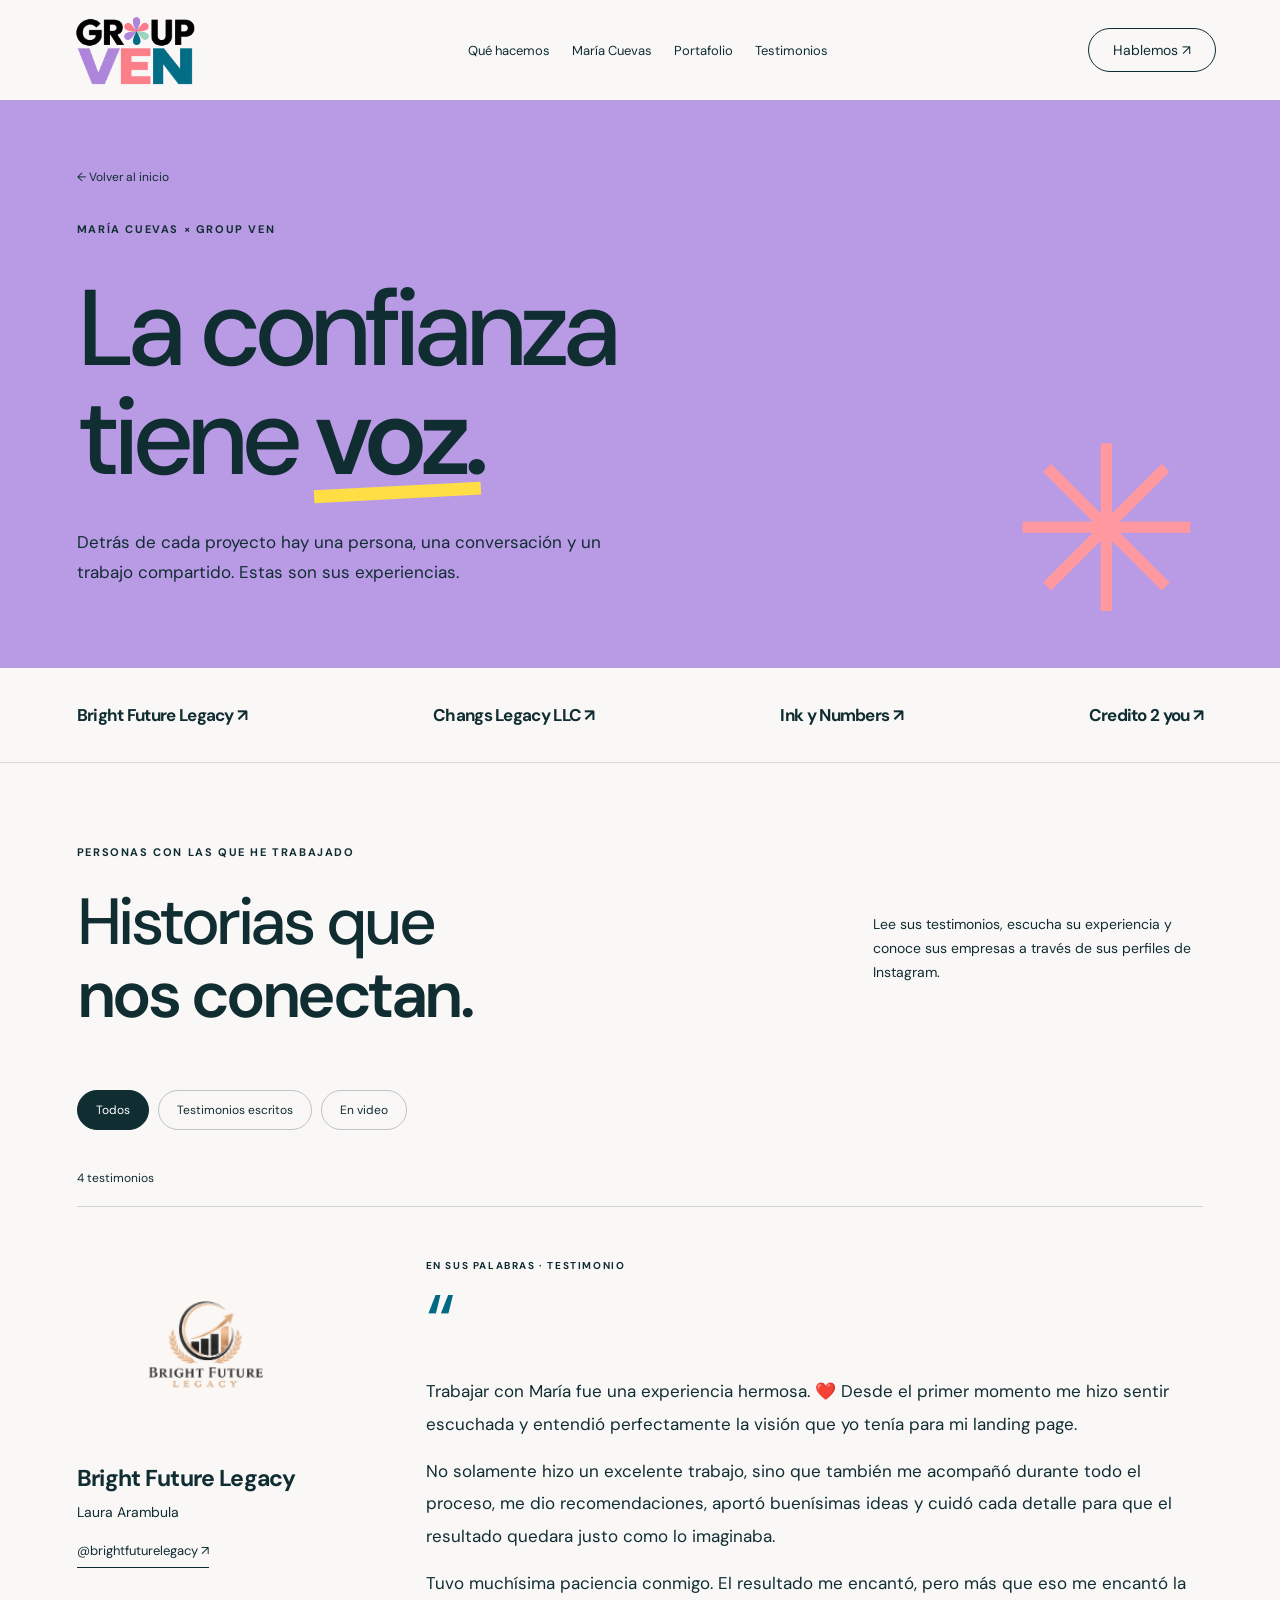
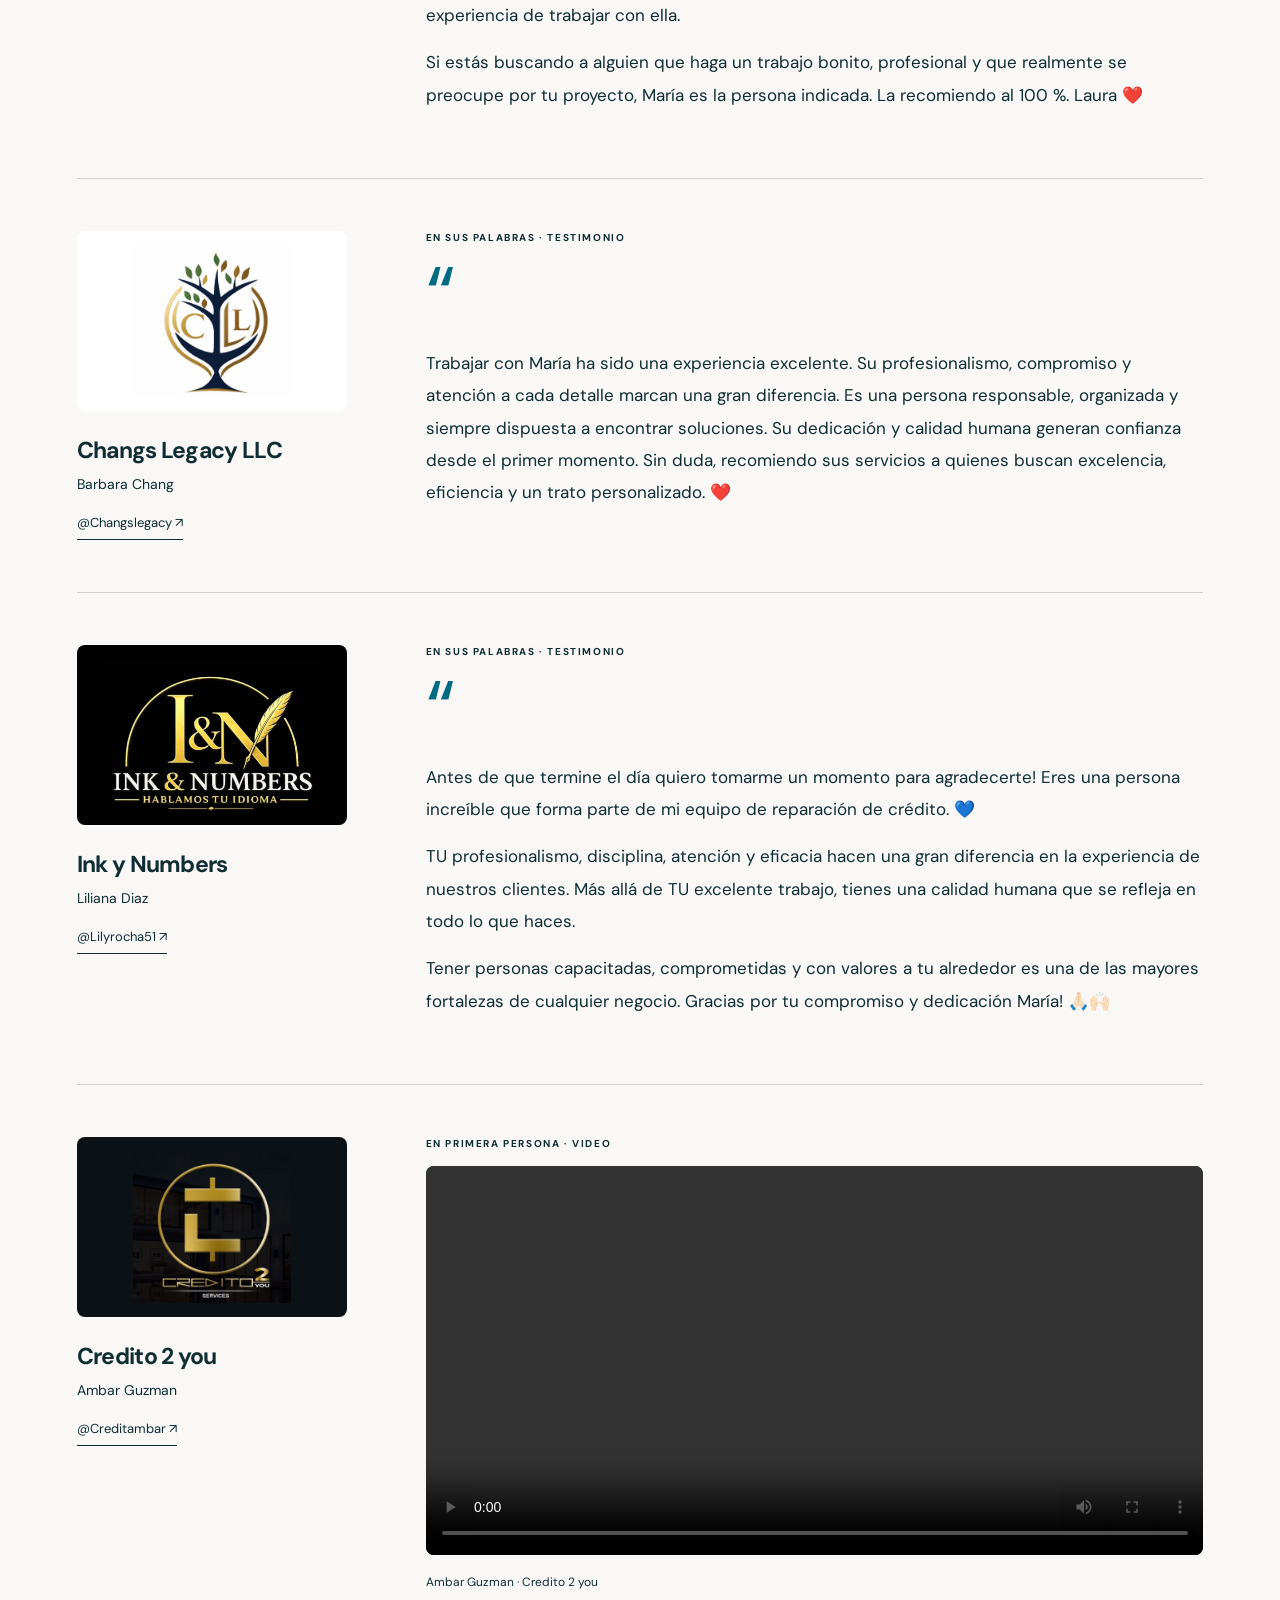
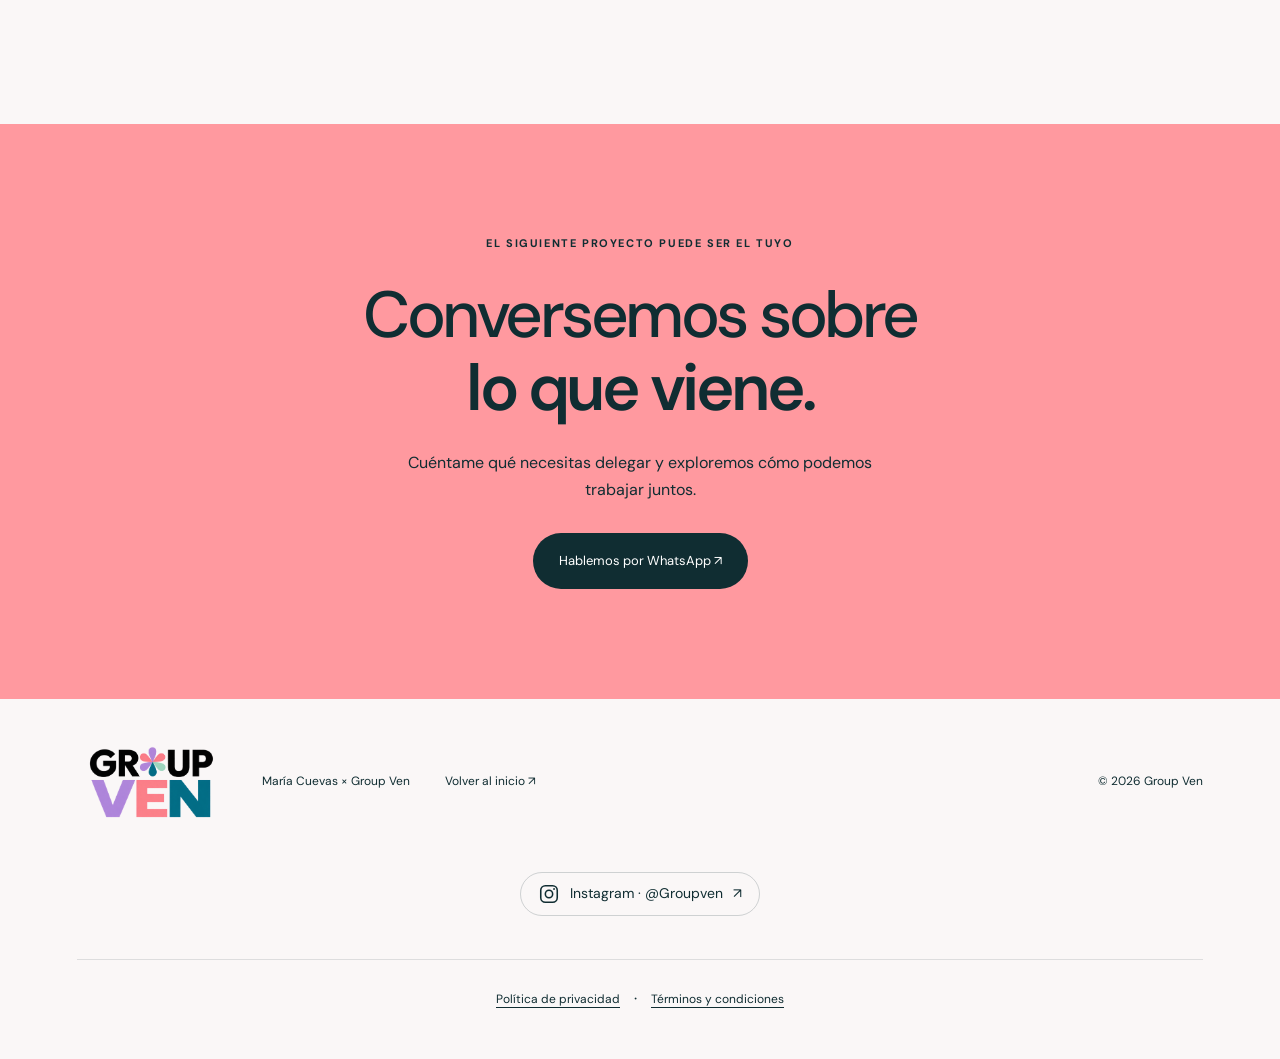
<file: testimonios.html>
<!doctype html><html lang="es"><head><meta charset="utf-8"><meta name="viewport" content="width=device-width,initial-scale=1"><title>Testimonios — María Cuevas × Group Ven</title><meta name="description" content="Testimonios de clientes de María Cuevas y Group Ven. Conoce sus experiencias y visita sus empresas en Instagram."><link rel="stylesheet" href="style.css"><link rel="stylesheet" href="motion.css"><link rel="icon" type="image/svg+xml" href="assets/groupven-icon.svg?v=1"><link rel="canonical" href="https://www.groupven.com/testimonios">
<meta property="og:type" content="website">
<meta property="og:locale" content="es_ES">
<meta property="og:site_name" content="Group VEN">
<meta property="og:title" content="Group VEN | La confianza tiene voz">
<meta property="og:description" content="Conoce las experiencias y testimonios de clientes que han trabajado con María Cuevas y Group VEN.">
<meta property="og:url" content="https://www.groupven.com/testimonios">
<meta property="og:image" content="https://www.groupven.com/assets/groupven-logo-social-v2.jpg">
<meta property="og:image:secure_url" content="https://www.groupven.com/assets/groupven-logo-social-v2.jpg">
<meta property="og:image:type" content="image/jpeg">
<meta property="og:image:alt" content="Group VEN: GROUP en negro, VEN en colores y un asterisco en lugar de la O">
<meta name="twitter:card" content="summary_large_image">
<meta name="twitter:title" content="Group VEN | La confianza tiene voz">
<meta name="twitter:description" content="Conoce las experiencias y testimonios de clientes que han trabajado con María Cuevas y Group VEN.">
<meta name="twitter:image" content="https://www.groupven.com/assets/groupven-logo-social-v2.jpg">
<link rel="stylesheet" href="layout.css"></head><body><header class="testimonials-header"><a class="brand" href="index.html"><img class="brand-logo" src="assets/groupven-logo-web.png" alt="Group VEN — Inicio" width="1771" height="869"></a><nav aria-label="Navegación principal"><a href="index.html#servicios">Qué hacemos</a><a href="index.html#maria">María Cuevas</a><a href="portafolio">Portafolio</a><a href="testimonios.html" aria-current="page">Testimonios</a></nav><a class="navcta" href="https://wa.me/584246248166" target="_blank" rel="noopener">Hablemos ↗</a></header><main><section class="testimonials-hero"><a class="back-link" href="index.html">← Volver al inicio</a><span class="eyebrow">MARÍA CUEVAS × GROUP VEN</span><h1>La confianza<br>tiene <em>voz.</em></h1><p>Detrás de cada proyecto hay una persona, una conversación y un trabajo compartido. Estas son sus experiencias.</p><div class="hero-star" aria-hidden="true">✳</div></section><div class="company-strip" aria-label="Empresas y testimonios"><a href="#laura">Bright Future Legacy ↗</a><a href="#barbara">Changs Legacy LLC ↗</a><a href="#liliana">Ink y Numbers ↗</a><a href="#ambar">Credito 2 you ↗</a></div><section class="stories"><div class="stories-intro"><div><span class="eyebrow">PERSONAS CON LAS QUE HE TRABAJADO</span><h2>Historias que<br><em>nos conectan.</em></h2></div><p>Lee sus testimonios, escucha su experiencia y conoce sus empresas a través de sus perfiles de Instagram.</p></div><div class="filters" role="group" aria-label="Filtrar testimonios"><button data-filter="todos" aria-pressed="true">Todos</button><button data-filter="texto" aria-pressed="false">Testimonios escritos</button><button data-filter="video" aria-pressed="false">En video</button></div><p class="filter-status" aria-live="polite">4 testimonios</p><article class="story" id="laura" data-kind="texto"><div><div class="company-logo laura"><img src="assets/brightfuture-logo.png" alt="Logo de Bright Future Legacy" loading="lazy"></div><h3>Bright Future Legacy</h3><p class="story-person">Laura Arambula</p><a class="instagram-link" href="https://www.instagram.com/brightfuturelegacy/" target="_blank" rel="noopener noreferrer">@brightfuturelegacy ↗</a></div><div><span class="story-label">EN SUS PALABRAS · TESTIMONIO</span><span class="quote-mark" aria-hidden="true">“</span><blockquote><p>Trabajar con María fue una experiencia hermosa. ❤️ Desde el primer momento me hizo sentir escuchada y entendió perfectamente la visión que yo tenía para mi landing page.</p><p>No solamente hizo un excelente trabajo, sino que también me acompañó durante todo el proceso, me dio recomendaciones, aportó buenísimas ideas y cuidó cada detalle para que el resultado quedara justo como lo imaginaba.</p><p>Tuvo muchísima paciencia conmigo. El resultado me encantó, pero más que eso me encantó la experiencia de trabajar con ella.</p><p>Si estás buscando a alguien que haga un trabajo bonito, profesional y que realmente se preocupe por tu proyecto, María es la persona indicada. La recomiendo al 100 %. Laura ❤️</p></blockquote></div></article><article class="story" id="barbara" data-kind="texto"><div><div class="company-logo barbara"><img src="assets/changs-logo.png" alt="Logo de Chang’s Legacy" loading="lazy"></div><h3>Changs Legacy LLC</h3><p class="story-person">Barbara Chang</p><a class="instagram-link" href="https://www.instagram.com/Changslegacy/" target="_blank" rel="noopener noreferrer">@Changslegacy ↗</a></div><div><span class="story-label">EN SUS PALABRAS · TESTIMONIO</span><span class="quote-mark" aria-hidden="true">“</span><blockquote><p>Trabajar con María ha sido una experiencia excelente. Su profesionalismo, compromiso y atención a cada detalle marcan una gran diferencia. Es una persona responsable, organizada y siempre dispuesta a encontrar soluciones. Su dedicación y calidad humana generan confianza desde el primer momento. Sin duda, recomiendo sus servicios a quienes buscan excelencia, eficiencia y un trato personalizado. ❤️</p></blockquote></div></article><article class="story" id="liliana" data-kind="texto"><div><div class="company-logo liliana"><img src="assets/ink-numbers-logo.png" alt="Logo de Ink & Numbers" loading="lazy"></div><h3>Ink y Numbers</h3><p class="story-person">Liliana Diaz</p><a class="instagram-link" href="https://www.instagram.com/Lilyrocha51/" target="_blank" rel="noopener noreferrer">@Lilyrocha51 ↗</a></div><div><span class="story-label">EN SUS PALABRAS · TESTIMONIO</span><span class="quote-mark" aria-hidden="true">“</span><blockquote><p>Antes de que termine el día quiero tomarme un momento para agradecerte! Eres una persona increíble que forma parte de mi equipo de reparación de crédito. 💙</p><p>TU profesionalismo, disciplina, atención y eficacia hacen una gran diferencia en la experiencia de nuestros clientes. Más allá de TU excelente trabajo, tienes una calidad humana que se refleja en todo lo que haces.</p><p>Tener personas capacitadas, comprometidas y con valores a tu alrededor es una de las mayores fortalezas de cualquier negocio. Gracias por tu compromiso y dedicación María! 🙏🏻🙌🏻</p></blockquote></div></article><article class="story" id="ambar" data-kind="video"><div><div class="company-logo ambar"><img src="assets/credito2you-logo.png" alt="Logo de Crédito 2 You" loading="lazy"></div><h3>Credito 2 you</h3><p class="story-person">Ambar Guzman</p><a class="instagram-link" href="https://www.instagram.com/Creditambar/" target="_blank" rel="noopener noreferrer">@Creditambar ↗</a></div><div><span class="story-label">EN PRIMERA PERSONA · VIDEO</span><video class="testimonial-video" controls playsinline preload="metadata" aria-label="Testimonio de Ambar Guzman, Credito 2 you"><source src="assets/ambar-testimonio.mp4" type="video/mp4">Tu navegador no admite video. <a href="assets/ambar-testimonio.mp4">Abrir el testimonio de Ámbar</a></video><p class="video-caption">Ambar Guzman · Credito 2 you</p></div></article></section><section class="section testimonials-contact"><span class="eyebrow">EL SIGUIENTE PROYECTO PUEDE SER EL TUYO</span><h2>Conversemos sobre<br><em>lo que viene.</em></h2><p>Cuéntame qué necesitas delegar y exploremos cómo podemos trabajar juntos.</p><a class="button dark" href="https://wa.me/584246248166?text=Hola%20Mar%C3%ADa%2C%20vi%20los%20testimonios%20y%20quiero%20conocer%20tus%20servicios." target="_blank" rel="noopener">Hablemos por WhatsApp ↗</a></section></main><footer><a class="brand" href="index.html"><img class="brand-logo" src="assets/groupven-logo-web.png" alt="Group VEN — Inicio" width="1771" height="869"></a><p>María Cuevas × Group Ven</p><a href="index.html">Volver al inicio ↗</a><small>© <span id="year"></span> Group Ven</small><div class="footer-socials" aria-label="Redes sociales"><a href="https://www.instagram.com/groupven/" target="_blank" rel="noopener noreferrer"><svg xmlns="http://www.w3.org/2000/svg" viewBox="0 0 24 24" width="22" height="22" fill="none" stroke="currentColor" stroke-width="1.7" aria-hidden="true"><rect x="3" y="3" width="18" height="18" rx="5"/><circle cx="12" cy="12" r="4"/><circle cx="17.5" cy="6.5" r="1" fill="currentColor" stroke="none"/></svg><span>Instagram · @Groupven</span><span aria-hidden="true">↗</span></a></div><div class="legal-links" aria-label="Información legal"><button type="button" data-legal="privacy">Política de privacidad</button><span aria-hidden="true">·</span><button type="button" data-legal="terms">Términos y condiciones</button></div></footer><script>const filterButtons=[...document.querySelectorAll('[data-filter]')];const stories=[...document.querySelectorAll('.story')];filterButtons.forEach(b=>b.addEventListener('click',()=>{filterButtons.forEach(x=>x.setAttribute('aria-pressed',String(x===b)));let n=0;stories.forEach(s=>{s.hidden=b.dataset.filter!=='todos'&&s.dataset.kind!==b.dataset.filter;if(s.hidden){s.querySelector('video')?.pause()}else n++});document.querySelector('.filter-status').textContent=n+(n===1?' testimonio':' testimonios');}));document.querySelectorAll('.company-strip a').forEach(a=>a.addEventListener('click',()=>filterButtons[0].click()));document.querySelector('#year').textContent=new Date().getFullYear();</script><dialog id="legal-cloud" class="legal-cloud" aria-labelledby="legal-title"><div class="legal-cloud-head"><div><span class="eyebrow">GROUP VEN × MARÍA CUEVAS</span><h2 id="legal-title"></h2></div><button type="button" class="legal-close" aria-label="Cerrar ventana legal">✕</button></div><div class="legal-cloud-body" tabindex="0"><p class="legal-date">Última actualización: 13 de noviembre de 2026</p><div id="legal-content"></div></div><div class="legal-cloud-foot"><span>¿Tienes una consulta? <a href="https://wa.me/584246248166" target="_blank" rel="noopener noreferrer">WhatsApp +58 424-624-8166</a></span><button type="button" class="legal-done">Cerrar</button></div></dialog><script src="legal.js"></script><script src="motion.js" defer></script><script>if(location.protocol==="file:"){document.querySelectorAll('a[href="portafolio"]').forEach(a=>a.href="portafolio.html");}</script></body></html>
</file>
<file: style.css>
@import url("assets/fonts/dm-sans.css");
/* Group VEN: estilos locales completos. */
:root{--lila:#b99be5;--coral:#ff999f;--mint:#a2d9ca;--cream:#faf7f7;--beige:#f0dcd0;--ink:#102d32;--petrol:#006a82;--turquoise:#00c9e8;--yellow:#ffde45}*{box-sizing:border-box}html{scroll-behavior:smooth;scroll-padding-top:90px}body{margin:0;background:var(--cream);color:var(--ink);font-family:var(--font-brand)}a{color:inherit;text-decoration:none}button{font:inherit}header{height:90px;display:flex;align-items:center;justify-content:space-between;padding:0 5%;background:var(--cream);position:relative;z-index:5}.brand{font-family:var(--font-brand);font-size:29px;letter-spacing:-1.8px;font-weight:800}.brand span{font-weight:500}.brand i{font-style:normal;font-size:32px;margin-left:8px;color:var(--petrol)}nav{display:flex;gap:32px;font-size:13px}.navcta{border:1px solid var(--ink);border-radius:30px;padding:12px 24px;font-size:14px}.hero{min-height:720px;height:calc(100svh - 90px);max-height:1000px;background:var(--lila);position:relative;overflow:hidden;padding:54px 6% 70px}.eyebrow{font-size:11px;font-weight:700;letter-spacing:1.6px;display:block}.dot{width:7px;height:7px;border-radius:50%;display:inline-block;background:var(--ink);margin-right:8px}h1,h2,h3,p{margin:0}h1{font-family:var(--font-brand);font-size:clamp(70px,9.6vw,155px);line-height:1.02;letter-spacing:-.075em;font-weight:500;margin:50px 0 32px;position:relative;z-index:2}em{font-family:var(--font-brand);font-weight:400}h1 em{position:relative;z-index:2}h1 em:after{content:'';position:absolute;height:13px;background:var(--yellow);bottom:8px;left:0;width:100%;z-index:-1;transform:rotate(-3deg)}.hero-bottom{position:relative;z-index:3;max-width:470px}.hero-bottom p{font-size:16px;line-height:1.65;max-width:370px;margin-bottom:25px}.button{display:inline-flex;gap:35px;justify-content:space-between;padding:18px 26px;border-radius:40px;font-size:13px;transition:transform .25s,background .25s}.button:hover{transform:translateY(-4px);background:var(--petrol)}.dark{background:var(--ink);color:white}.orbit{position:absolute;right:2%;top:8%;font-size:clamp(280px,34vw,570px);line-height:1;color:var(--coral);animation:spin 65s linear infinite;text-shadow:0 0 1px var(--coral)}.floating{position:absolute;z-index:3;box-shadow:0 15px 40px #142c3114;animation:bob 6s ease-in-out infinite}.one{right:7%;top:42%;background:var(--cream);padding:26px 32px;transform:rotate(-7deg);font-size:24px;line-height:1.35;letter-spacing:-1px}.two{right:15%;bottom:17%;background:var(--mint);padding:20px 26px;font-size:10px;letter-spacing:1px;animation-delay:-3s;transform:rotate(5deg)}.two span{font-size:25px;margin-left:25px}.scroll{position:absolute;bottom:27px;font-size:9px;letter-spacing:2px}.ticker{background:var(--yellow);padding:21px 0;overflow:hidden;border-bottom:1px solid #102d3220}.ticker>div{white-space:nowrap;font-size:19px;font-weight:600;letter-spacing:1px;animation:marquee 40s linear infinite;width:max-content}.section{padding:110px 6%}.section-head{position:relative}.section-head h2,h2{font-family:var(--font-brand);font-size:clamp(42px,5.1vw,76px);font-weight:500;letter-spacing:-3.5px;line-height:1.12;margin:24px 0}.section-head>p{max-width:290px;font-size:15px;line-height:1.6;position:absolute;right:0;bottom:10px}.explorer{display:grid;grid-template-columns:1fr 1fr;gap:7%;margin-top:60px}.tabs{padding-top:15px}.tabs button{display:flex;gap:24px;align-items:center;width:100%;border:0;border-bottom:1px solid #102d3230;background:none;color:var(--ink);padding:26px 0;text-align:left;font-size:12px;cursor:pointer}.tabs button span{font-size:20px;flex:1;letter-spacing:-.5px}.tabs button[aria-selected=true]{color:var(--petrol);border-bottom:2px solid var(--petrol)}.service-panel{padding:36px;background:var(--mint);border-radius:3px;min-height:440px;transition:background .4s}.panel-art{height:155px;padding-top:4px}.bubble{background:var(--cream);font-size:12px;border-radius:18px 18px 18px 0;padding:18px;width:83%;transform:rotate(-4deg);box-shadow:0 6px 15px #00000008}.bubble b{float:right}.bubble.reply{background:var(--petrol);color:white;margin:18px 0 0 18%;width:80%;transform:rotate(3deg)}.service-panel h3{font-family:var(--font-brand);font-size:30px;line-height:1.2;letter-spacing:-1px;margin:16px 0}.service-panel p{font-size:14px;line-height:1.6;max-width:370px}.service-panel a{display:inline-block;margin-top:26px;border-bottom:1px solid;padding-bottom:5px;font-size:13px;font-weight:700}.statement{background:var(--petrol);color:var(--cream)}.statement>p{font-family:var(--font-brand);font-size:clamp(42px,6.5vw,95px);line-height:1.18;letter-spacing:-4px;margin:40px 0 45px}.statement>p span{color:var(--mint)}.statement-foot{display:flex;justify-content:space-between;align-items:center}.asterisk{font-size:90px;color:var(--yellow);line-height:1;animation:spin 40s linear infinite}.statement-foot p{font-size:14px;line-height:1.6}.steps{display:grid;grid-template-columns:repeat(3,1fr);gap:45px;margin-top:65px}.steps article{border-top:1px solid #102d3250;padding-top:24px}.steps article>span{display:grid;place-items:center;background:var(--beige);width:48px;height:48px;border-radius:50%;font-size:14px}.steps article:nth-child(2)>span{background:var(--lila)}.steps article:nth-child(3)>span{background:var(--mint)}.steps h3{font-size:23px;letter-spacing:-1px;margin:30px 0 14px}.steps p{font-size:14px;line-height:1.7}.founder{background:var(--beige);display:grid;grid-template-columns:1fr 1fr;gap:9%;align-items:center}.founder-art{background:var(--lila);position:relative;height:570px;overflow:hidden;border-radius:180px 180px 0 0}.portrait-word{position:absolute;top:25px;left:25px;font-family:var(--font-brand);font-style:italic;font-size:90px;z-index:2}.portrait-shape{position:absolute;width:320px;height:390px;border-radius:50% 50% 0 0;bottom:0;left:50%;transform:translateX(-50%);background:var(--coral);display:grid;place-items:center;font-family:var(--font-brand);font-size:115px;color:var(--petrol)}.founder-tag{position:absolute;bottom:30px;background:var(--mint);font-size:10px;letter-spacing:1px;padding:18px;left:18px;transform:rotate(-7deg)}.small-star{position:absolute;font-size:130px;right:-15px;top:170px;color:var(--yellow);animation:spin 50s linear infinite}.founder-copy h2{font-size:clamp(40px,4.5vw,68px)}.founder-copy p{font-size:15px;line-height:1.8;margin-top:20px}.text-link{display:inline-block;border-bottom:1px solid;margin-top:30px;padding-bottom:7px;font-size:14px}.faq{max-width:1100px;margin:auto}.faq h2{margin-bottom:45px}.faq details{border-bottom:1px solid #102d3230;padding:25px 0}.faq summary{display:flex;justify-content:space-between;gap:30px;cursor:pointer;font-size:18px;list-style:none}.faq summary::-webkit-details-marker{display:none}.faq details p{font-size:14px;line-height:1.7;max-width:650px;margin-top:20px}.faq details[open] summary span{transform:rotate(45deg)}.contact{background:var(--coral)}.contact h2{font-size:clamp(80px,12vw,185px);line-height:.95;letter-spacing:-7px;margin:45px 0}.contact h2>span{float:right;font-family:var(--font-brand);font-size:180px;color:var(--petrol)}.contact-bottom{display:flex;justify-content:space-between;align-items:end;gap:30px}.contact-bottom p{font-size:16px;line-height:1.7}footer{padding:45px 6%;display:flex;align-items:center;gap:35px;flex-wrap:wrap}footer p,footer a:not(.brand),footer small{font-size:12px}footer small{margin-left:auto}.reveal{opacity:0;transform:translateY(25px);transition:opacity .8s,transform .8s}.reveal.visible{opacity:1;transform:none}@keyframes spin{to{rotate:360deg}}@keyframes bob{50%{translate:0 -13px}}@keyframes marquee{to{transform:translateX(-50%)}}@media(min-width:1500px){.hero-bottom{margin-top:50px}}@media(max-width:800px){header{height:74px;padding:0 6%}nav{display:none}.brand{font-size:25px}.navcta{padding:9px 18px}.hero{height:auto;min-height:850px;padding-top:35px}h1{font-size:clamp(68px,13vw,105px);margin-top:40px}.hero-bottom p{max-width:310px}.orbit{top:auto;bottom:65px;right:-20px;font-size:310px}.one{font-size:19px;top:auto;bottom:165px;right:15%;padding:20px}.two{bottom:80px;right:24%}.section{padding:75px 6%}.section-head h2,h2{letter-spacing:-2px}.section-head>p{position:static}.explorer{grid-template-columns:1fr;gap:35px;margin-top:30px}.tabs button{padding:19px 0}.tabs button span{font-size:18px}.statement>p{letter-spacing:-2px}.steps{grid-template-columns:1fr;gap:35px;margin-top:40px}.steps h3{margin-top:20px}.founder{grid-template-columns:1fr;gap:45px}.founder-art{height:450px;max-width:500px;width:100%;margin:auto}.portrait-shape{height:310px}.contact h2{letter-spacing:-4px}.contact h2>span{font-size:80px}.contact-bottom{align-items:start;flex-direction:column}footer{gap:20px;justify-content:space-between}footer p{width:50%}footer small{margin-left:0}.faq summary{font-size:16px}}@media(prefers-reduced-motion:reduce){html{scroll-behavior:auto}*,*:before,*:after{animation:none!important;transition:none!important}.reveal{opacity:1;transform:none}}

.founder-photo{display:block;width:100%;height:100%;object-fit:cover;object-position:center center}.founder-art{height:auto;aspect-ratio:1122/1402;border-radius:180px 180px 8px 8px}.founder-tag{z-index:2;box-shadow:0 6px 20px #102d3215}.faq .faq-answer{max-width:720px;padding:0 28px 6px 0}.faq .faq-answer p{max-width:none;line-height:1.85;margin-top:18px}.faq details[open]{padding-bottom:28px}@media(max-width:800px){.founder-art{height:auto;max-width:440px}.founder-tag{font-size:9px;bottom:24px;left:14px;padding:14px}.faq .faq-answer{padding-right:0}}

.testimonial-preview{background:var(--mint);display:grid;grid-template-columns:1fr 1fr;gap:10%;align-items:center}.testimonial-preview>div>p{font-size:15px;line-height:1.7;max-width:360px}.preview-quote>span{font:100px var(--font-brand);line-height:.8;display:block;color:var(--petrol)}blockquote{margin:0}.preview-quote blockquote{font:28px/1.5 var(--font-brand)}.preview-quote>p{margin:22px 0 30px;font-size:12px}.testimonials-hero{background:var(--lila);padding:65px 6% 80px;position:relative;overflow:hidden}.testimonials-hero h1{font-size:clamp(64px,8.4vw,125px);margin:35px 0;max-width:950px}.testimonials-hero>p{font-size:17px;line-height:1.75;max-width:530px;position:relative;z-index:2}.testimonials-hero .hero-star{position:absolute;right:6%;bottom:20px;font-size:230px;color:var(--coral);animation:spin 60s linear infinite;line-height:1}.company-strip{padding:36px 6%;display:flex;justify-content:space-between;gap:25px;flex-wrap:wrap;border-bottom:1px solid #102d3225}.company-strip a{font-family:var(--font-brand);font-size:17px;letter-spacing:-.7px;font-weight:700}.company-strip a:hover{text-decoration:underline}.stories{padding:80px 6%}.stories-intro{display:flex;justify-content:space-between;gap:30px;align-items:center;margin-bottom:35px}.stories-intro p{max-width:330px;font-size:14px;line-height:1.7}.filters{display:flex;flex-wrap:wrap;gap:9px;margin-bottom:40px}.filters button{border:1px solid #102d3240;padding:11px 18px;border-radius:30px;background:transparent;color:var(--ink);cursor:pointer;font-size:12px}.filters button[aria-pressed=true]{background:var(--ink);color:white;border-color:var(--ink)}.story{display:grid;grid-template-columns:270px 1fr;gap:7%;padding:52px 0;border-top:1px solid #102d3230;scroll-margin-top:35px}.story[hidden]{display:none}.company-monogram{height:160px;display:grid;place-items:center;font:60px var(--font-brand);letter-spacing:-4px;border-radius:2px 55px 2px 2px;margin-bottom:24px}.story h3{font-family:var(--font-brand);font-size:23px;letter-spacing:-.7px}.story-person{font-size:14px;margin:10px 0 18px}.instagram-link{font-size:13px;border-bottom:1px solid;padding-bottom:5px;display:inline-block}.quote-mark{font:80px/.9 var(--font-brand);color:var(--petrol)}.story blockquote p{font-size:17px;line-height:1.9;margin:15px 0}.story-label{display:block;font-size:10px;letter-spacing:1.6px;font-weight:700;margin-bottom:16px}.testimonial-video{width:100%;max-height:600px;background:#102d32;border-radius:8px}.back-link{font-size:12px;display:inline-block;margin-bottom:35px}.story:target{background:#f0dcd022}.video-caption{font-size:12px;line-height:1.6;margin-top:13px}.testimonials-contact{background:var(--coral);text-align:center}.testimonials-contact h2{max-width:800px;margin:25px auto}.testimonials-contact p{margin:20px auto 30px;line-height:1.7;max-width:480px}.wordmark-note{font-size:11px;color:#496165;margin-top:35px}.filter-status{font-size:12px;margin-bottom:20px}.testimonials-header nav{gap:22px}@media(max-width:800px){.testimonial-preview{grid-template-columns:1fr;gap:40px}.stories{padding:55px 6%}.stories-intro{display:block}.stories-intro p{margin-top:20px}.story{grid-template-columns:1fr;gap:30px;padding:35px 0}.company-monogram{height:110px;max-width:200px;font-size:45px}.story blockquote p{font-size:16px}.testimonials-hero .hero-star{font-size:130px;right:-20px;bottom:5px;opacity:.6}.testimonials-hero>p{max-width:90%}.company-strip{gap:18px 25px}.company-strip a{font-size:14px}.testimonials-header .navcta{padding:10px 13px}.testimonials-hero h1{font-size:clamp(55px,12vw,85px)}}
.company-logo{height:180px;display:flex;align-items:center;justify-content:center;margin-bottom:24px;background:#fff;border-radius:8px;overflow:hidden}.company-logo img{display:block;width:100%;height:100%;object-fit:contain;padding:14px}.company-logo.liliana{background:#000}.company-logo.ambar{background:#0c1115}.company-logo.laura{background:#faf7f7}.company-logo.laura img{max-width:220px;image-rendering:auto}@media(max-width:800px){.company-logo{height:160px;max-width:270px}.company-logo.laura img{max-width:200px}}

.legal-links{display:flex;justify-content:center;align-items:center;gap:14px;width:100%;border-top:1px solid #102d3220;padding-top:24px;margin-top:8px}.legal-links button{font:inherit;font-size:12px;color:var(--ink);border:0;background:none;cursor:pointer;padding:7px 0;text-decoration:underline;text-underline-offset:4px}.legal-links button:hover{color:var(--petrol)}.legal-links button:focus-visible,.legal-cloud button:focus-visible,.legal-cloud-body:focus-visible{outline:3px solid var(--petrol);outline-offset:4px}.legal-cloud{padding:0;border:1px solid #fff9;border-radius:28px;width:min(920px,calc(100vw - 48px));max-height:85dvh;background:var(--cream);color:var(--ink);box-shadow:0 35px 120px #102d324d;overflow:hidden}.legal-cloud[open]{display:flex;flex-direction:column;animation:cloud-enter .25s ease-out}.legal-cloud::backdrop{background:#102d3270;backdrop-filter:blur(9px)}.legal-cloud-head{display:flex;align-items:center;justify-content:space-between;gap:20px;padding:28px 34px;background:var(--lila);flex-shrink:0}.legal-cloud-head h2{font-size:30px;letter-spacing:-1.2px;margin:10px 0 0;line-height:1.2}.legal-close{width:42px;height:42px;flex-shrink:0;border:1px solid #102d3230;background:#faf7f755;color:var(--ink);border-radius:50%;font-size:20px;cursor:pointer}.legal-cloud-body{overflow-y:auto;overscroll-behavior:contain;padding:28px 34px;min-height:0;font-size:14px;line-height:1.85}.legal-cloud-body .legal-date{font-size:12px;margin-bottom:30px;color:#436064}.legal-cloud-body h3{font-family:var(--font-brand);font-size:18px;line-height:1.5;letter-spacing:-.3px;margin:28px 0 12px}.legal-cloud-body section:first-child h3{margin-top:0}.legal-cloud-body p{margin:0 0 14px}.legal-cloud-body a,.legal-cloud-foot a{text-decoration:underline;text-underline-offset:3px;overflow-wrap:anywhere}.legal-cloud-foot{border-top:1px solid #102d3220;background:var(--beige);padding:17px 34px;display:flex;justify-content:space-between;align-items:center;gap:25px;flex-shrink:0}.legal-cloud-foot span{font-size:11px;line-height:1.6}.legal-done{font:inherit;font-size:12px;background:var(--ink);color:white;border:0;border-radius:30px;padding:12px 25px;cursor:pointer}@keyframes cloud-enter{from{opacity:0;transform:translateY(15px) scale(.98)}to{opacity:1;transform:none}}@media(max-width:600px){.legal-cloud{width:calc(100vw - 24px);max-height:90dvh;border-radius:20px}.legal-cloud-head{padding:22px 20px;align-items:start}.legal-cloud-head h2{font-size:26px}.legal-cloud-head .eyebrow{font-size:9px}.legal-cloud-body{padding:22px 20px;font-size:14px}.legal-cloud-foot{padding:15px 20px;gap:12px}.legal-cloud-foot span{max-width:210px}.legal-links{gap:10px;flex-wrap:wrap}}@media(prefers-reduced-motion:reduce){.legal-cloud[open]{animation:none}}

.portfolio-button{border:1px solid var(--ink);background:transparent;color:var(--ink);margin-top:12px}.portfolio-button:hover{background:var(--mint)}header nav{gap:22px}

/* Une seule famille pour l’ensemble du site : DM Sans, incluse localement. */
:root{--font-brand:'DM Sans',Arial,sans-serif}
body,button,input,select,textarea{font-family:var(--font-brand)}
em{font-family:var(--font-brand);font-style:normal;font-weight:600}
h1,h2,h3{font-family:var(--font-brand)}
</file>
<file: motion.css>
/* Mouvement progressif, sans masquer le contenu si JavaScript est désactivé. */
.button,.navcta{transition:transform .25s ease,box-shadow .25s ease,background-color .25s ease}
.button:active,.navcta:active{transform:translateY(0) scale(.98)}
.project-image,.company-logo,.support-visual{transition:transform .4s ease,box-shadow .4s ease}
.project-image,.portrait-main,.portrait-work,.portrait-contact,.founder-art{isolation:isolate}
.project-image img,.portrait-main img,.portrait-work img,.portrait-contact img,.founder-photo{transition:transform .8s cubic-bezier(.22,1,.36,1)}
.support-grid article{transition:transform .35s ease}
.text-link,.instagram-link{transition:color .2s ease,text-decoration-color .2s ease}
.portfolio-marquee-track{animation-duration:28s}
@media(hover:hover) and (pointer:fine){
.button:hover,.navcta:hover{transform:translateY(-4px);box-shadow:0 9px 24px #102d3220}
.project-image:hover,.company-logo:hover{transform:translateY(-5px);box-shadow:0 16px 36px #102d3218}
.project-image:hover img{transform:scale(1.025)}
.portrait-main:hover img,.portrait-work:hover img,.portrait-contact:hover img,.founder-art:hover .founder-photo{transform:scale(1.035)}
.support-grid article:hover{transform:translateY(-5px)}
.support-grid article:hover .support-visual{box-shadow:0 12px 28px #102d3215}
.text-link:hover,.instagram-link:hover{color:var(--petrol)}
}
.hero .dot{animation:gv-dot-pulse 3s ease-in-out infinite}
@keyframes gv-dot-pulse{0%,100%{box-shadow:0 0 0 0 #102d3225}55%{box-shadow:0 0 0 7px #102d3200}}
@media(prefers-reduced-motion:reduce){
.button,.navcta,.project-image,.company-logo,.support-visual,.project-image img,.portrait-main img,.portrait-work img,.portrait-contact img,.founder-photo,.support-grid article,.text-link,.instagram-link{transition:none!important;animation:none!important}
.button:hover,.navcta:hover,.project-image:hover,.company-logo:hover,.project-image:hover img,.portrait-main:hover img,.portrait-work:hover img,.portrait-contact:hover img,.founder-art:hover .founder-photo,.support-grid article:hover{transform:none!important}
.hero .dot{animation:none}
}
</file>
<file: layout.css>
/* Espaciado fluido y contenido legible en móvil y escritorio. */
body{overflow-wrap:break-word}
img,video{max-width:100%}
.button{max-width:100%;align-items:center;line-height:1.5}
.button>span{flex-shrink:0}
.hero{height:auto;max-height:none;min-height:720px;padding-bottom:36px}
.hero>.eyebrow,.hero>h1,.hero-bottom,.hero>.scroll{position:relative;z-index:2;width:58%;max-width:800px}
.hero h1{font-size:clamp(62px,7.5vw,126px);line-height:1.08;letter-spacing:-.055em;margin:36px 0 28px}
.hero-bottom{display:flex;flex-direction:column;align-items:flex-start;gap:14px;margin-top:0}
.hero-bottom p{margin:0 0 10px;max-width:420px}
.hero-bottom .portfolio-button{margin-top:0}
.hero>.scroll{display:block;bottom:auto;margin-top:36px;line-height:1.6;font-size:10px;letter-spacing:1.5px}
.hero .orbit{pointer-events:none;right:0;top:12%;font-size:clamp(230px,30vw,500px);z-index:0}
.hero .floating{pointer-events:none;max-width:34%;z-index:1}
.hero .one{right:5%;top:42%;font-size:clamp(18px,1.7vw,25px)}
.hero .two{right:8%;bottom:12%;padding:18px 22px}
.services .section-head{display:grid;grid-template-columns:minmax(0,1.3fr) minmax(0,.7fr);column-gap:7%;align-items:end}
.services .section-head>.eyebrow{grid-column:1/-1}
.services .section-head h2{grid-column:1}
.services .section-head>p{position:static;grid-column:2;margin-bottom:24px;max-width:320px}
.explorer,.founder,.testimonial-preview,.project,.support-grid,.portfolio-hero,.portfolio-ai,.portfolio-personal-contact{min-width:0}
.explorer>*,.founder>*,.testimonial-preview>*,.project>*,.support-grid>*,.portfolio-hero>*,.portfolio-ai>*,.portfolio-personal-contact>*{min-width:0}
.panel-art{height:auto;min-height:155px;padding-bottom:18px}
.bubble{line-height:1.5}
.faq summary{align-items:center;line-height:1.5;min-height:44px}
.faq summary>span{flex-shrink:0}
.founder-tag{max-width:calc(100% - 36px);line-height:1.5}
.eyebrow{line-height:1.7}
.contact h2{position:relative;line-height:1.08}
.contact h2>span{position:absolute;right:0;top:0;float:none;font-size:clamp(64px,10vw,160px)}
.text-link,.instagram-link{line-height:1.6}
.legal-cloud-head h2{overflow-wrap:anywhere}
.legal-close,.legal-done{min-height:44px}
.reveal{opacity:1;transform:none}
@media(max-width:1100px){
 header{height:auto;min-height:90px;gap:18px;padding:18px 5%;flex-wrap:wrap}
 header nav{order:3;display:flex;flex:0 0 100%;max-width:100%;gap:24px;overflow-x:auto;white-space:nowrap;padding:5px 0 9px;line-height:1.5}
 header nav a{flex-shrink:0;min-height:30px;display:inline-flex;align-items:center}
 header>.navcta{margin-left:auto}
 html{scroll-padding-top:35px}
 .hero .floating{max-width:31%}
 .hero .one{right:3%;padding:20px;font-size:20px}
 .hero .two{right:3%;font-size:9px;padding:15px}
 .hero .two span{margin-left:10px}
}
@media(max-width:800px){
 header{padding:16px 6%;gap:12px;min-height:74px}
 header nav{font-size:13px;gap:22px}
 .hero{min-height:0;padding:36px 6% 32px}
 .hero>.eyebrow,.hero>h1,.hero-bottom,.hero>.scroll{width:100%;max-width:none}
 .hero h1{font-size:clamp(48px,11.5vw,90px);margin:30px 0 26px;letter-spacing:-.05em}
 .hero-bottom{gap:14px}
 .hero-bottom p{max-width:430px;font-size:16px;line-height:1.75}
 .hero-bottom .button{padding:17px 23px;font-size:13px;gap:22px}
 .hero>.scroll{margin-top:32px;font-size:9px}
 .hero .floating{display:none}
 .hero .orbit{top:18px;bottom:auto;right:-75px;font-size:250px;opacity:.13}
 .services .section-head{display:block}
 .services .section-head>p{margin-bottom:0;max-width:400px}
 .contact h2{font-size:clamp(60px,12vw,96px);letter-spacing:-.05em}
 .contact h2>span{font-size:60px;top:-10px}
 .statement-foot{gap:24px}
 .statement-foot .asterisk{font-size:65px;flex-shrink:0}
 .founder-tag{transform:none;left:14px;right:14px;max-width:none;font-size:9px}
 footer{align-items:flex-start;gap:20px}
 footer p{width:auto}
 footer small{width:100%}
 .legal-cloud-foot{flex-wrap:wrap}
 .legal-cloud-foot span{max-width:none;flex:1 1 160px}
 .support-visual{margin-top:20px}
}
@media(max-width:380px){
 .brand{font-size:24px}.brand i{font-size:27px;margin-left:5px}
 .navcta{font-size:12px;padding:10px 15px}
 .contact h2>span{display:none}
 .service-panel{padding:25px}
 .tabs button{gap:12px}.tabs button span{font-size:17px}
 .bubble{width:90%;font-size:11px}.bubble.reply{margin-left:10%;width:90%}
 .legal-cloud-head{gap:10px}.legal-cloud-head h2{font-size:23px}
}

/* Logo aprobado: GROUP negro, asterisco en la O y VEN en colores. */
header>.brand,footer>.brand{display:inline-flex;align-items:center;flex-shrink:0;line-height:1}
.brand-logo{display:block;width:144px;height:auto;max-width:100%;object-fit:contain}
header{height:auto;min-height:100px;padding-top:14px;padding-bottom:14px}
footer .brand-logo{width:150px}
.brand-showcase-logo{display:block;width:min(100%,360px);height:auto;margin:0 0 20px;object-fit:contain}
@media(max-width:800px){header .brand-logo{width:120px}header{min-height:85px}footer .brand-logo{width:130px}}
@media(max-width:380px){header .brand-logo{width:108px}}

/* Redes sociales en el pie de página. */
.footer-socials{width:100%;display:flex;justify-content:center;padding-top:18px}.footer-socials a{display:inline-flex;align-items:center;gap:10px;min-height:44px;padding:10px 17px;border:1px solid #102d3230;border-radius:28px;font-size:14px!important;line-height:1.5;transition:background-color .2s,color .2s}.footer-socials a:hover{background:var(--mint)}.footer-socials a:focus-visible{outline:3px solid var(--petrol);outline-offset:4px}.footer-socials svg{flex-shrink:0}@media(prefers-reduced-motion:reduce){.footer-socials a{transition:none}}
</file>
<file: portafolio.css>
.portfolio-hero{background:var(--lila);position:relative;overflow:hidden}.portfolio-hero h1{margin:20px 0 35px;font-size:clamp(65px,8vw,125px)}.portfolio-hero .back-link{display:block;margin-bottom:36px}.portfolio-intro{max-width:660px;position:relative;z-index:2;display:flex;gap:28px;align-items:center}.portfolio-intro p{font-size:17px;line-height:1.8;max-width:380px}.portfolio-intro .button{flex-shrink:0}.portfolio-star{position:absolute;right:5%;top:23%;font-size:300px;line-height:1;color:var(--coral)}.portfolio-strip{background:var(--yellow);padding:24px 6%;font-size:13px;font-weight:700;letter-spacing:1px;line-height:1.8}.project{display:grid;grid-template-columns:1.15fr 1fr;gap:6%;align-items:center;padding:65px 0;border-bottom:1px solid #102d3225}.project-image{background:var(--beige);padding:22px;border-radius:18px}.project-image img{display:block;width:100%;height:auto;border-radius:8px}.project-copy h2{font-size:clamp(30px,3.1vw,46px);letter-spacing:-1.8px;margin:20px 0}.project-copy h3{font-size:19px;line-height:1.45;margin-bottom:16px}.project-copy p{font-size:15px;line-height:1.8}.project-copy .eyebrow{font-size:10px;line-height:1.8}.portfolio-note{font-size:12px!important;margin-top:20px}.brand-art{background:var(--lila);border-radius:18px;min-height:310px;padding:40px;display:flex;flex-direction:column;justify-content:center}.brand-art .brand{font-size:clamp(45px,6vw,85px)}.brand-art .brand i{font-size:inherit}.brand-art p{margin:15px 0 30px;font-size:18px}.swatches{display:flex;gap:10px}.swatches i{width:38px;height:38px;border-radius:50%;background:var(--coral)}.swatches i:nth-child(2){background:var(--mint)}.swatches i:nth-child(3){background:var(--yellow)}.swatches i:nth-child(4){background:var(--petrol)}.portfolio-services{background:var(--mint)}.support-grid{display:grid;grid-template-columns:repeat(3,1fr);gap:38px;margin-top:55px}.support-grid article{border-top:1px solid #102d3240;padding-top:22px}.support-grid article>span{font-size:12px}.support-grid h3{font-size:23px;line-height:1.3;margin:25px 0 18px}.support-grid p{font-size:15px;line-height:1.85}.portfolio-ai{background:var(--petrol);color:var(--cream)}.portfolio-ai p{max-width:780px;line-height:1.9;font-size:17px}.portfolio-ai em{color:var(--mint)}a:focus-visible{outline:3px solid var(--petrol);outline-offset:5px}.portfolio-ai a:focus-visible{outline-color:var(--yellow)}@media(max-width:1000px){.portfolio-star{font-size:200px;right:-25px;opacity:.5}.project{gap:4%}.portfolio-page nav{gap:18px}}@media(max-width:800px){.portfolio-intro{display:block}.portfolio-intro .button{margin-top:24px}.portfolio-star{top:70px;font-size:150px}.project{grid-template-columns:1fr;gap:30px;padding:45px 0}.project-image{padding:12px}.support-grid{grid-template-columns:1fr;gap:35px}.brand-art{min-height:250px;padding:30px}.portfolio-hero h1{font-size:clamp(56px,12vw,90px)}.portfolio-strip{font-size:11px}.portfolio-page .navcta{font-size:12px}.portfolio-page .section{padding-top:65px;padding-bottom:65px}}
/* Retratos de María: presentación, forma de trabajar y contacto. */
.portfolio-hero{display:grid;grid-template-columns:minmax(0,1.2fr) minmax(0,.8fr);gap:6%;align-items:center}.portfolio-hero-copy{min-width:0}.portfolio-hero h1{font-size:clamp(58px,6.8vw,110px)}.portfolio-intro{display:block}.portfolio-intro p{max-width:530px}.portfolio-intro .button{margin-top:24px}.portrait-main,.portrait-work,.portrait-contact{margin:0;min-width:0;overflow:hidden}.portrait-main{position:relative;border-radius:180px 180px 18px 18px;background:var(--coral)}.portrait-main img,.portrait-work img,.portrait-contact img{display:block;width:100%;height:auto}.portrait-main figcaption{position:absolute;bottom:22px;left:14px;right:14px;background:var(--mint);padding:16px 12px;border-radius:8px;text-align:center;font-size:10px;letter-spacing:1px;font-weight:700}.portfolio-ai{display:grid;grid-template-columns:minmax(0,.75fr) minmax(0,1.25fr);gap:7%;align-items:center}.portrait-work{border-radius:18px 120px 18px 18px;max-width:440px}.portfolio-ai-copy{min-width:0}.portfolio-ai-copy h2{font-size:clamp(35px,4vw,62px);letter-spacing:-2px}.portfolio-personal-contact{display:grid;grid-template-columns:minmax(0,.65fr) minmax(0,1.35fr);gap:7%;align-items:center;text-align:left}.portrait-contact{border-radius:140px 140px 18px 18px;max-width:360px}.portfolio-contact-copy h2{font-size:clamp(40px,5vw,76px);margin:24px 0}.portfolio-contact-copy p{margin:20px 0 30px}.portfolio-contact-copy .button{line-height:1.5}.portfolio-page figure img{object-fit:contain}@media(max-width:800px){.portfolio-hero{grid-template-columns:1fr;gap:40px}.portfolio-hero h1{font-size:clamp(56px,12vw,90px)}.portrait-main{width:min(100%,380px);justify-self:center;border-radius:150px 150px 18px 18px}.portfolio-ai,.portfolio-personal-contact{grid-template-columns:1fr;gap:35px}.portrait-work{width:min(100%,340px);justify-self:center}.portrait-contact{width:min(100%,280px);justify-self:center}.portfolio-contact-copy{text-align:center}.portfolio-contact-copy p{margin-left:auto;margin-right:auto}.portfolio-ai-copy h2{font-size:clamp(35px,7vw,54px)}}

/* Franja continua: se pausa al pasar el cursor o al enfocarla. */
.portfolio-marquee{overflow:hidden;padding:24px 0}
.portfolio-marquee-track{display:flex;width:max-content;animation:portfolio-scroll 32s linear infinite}
.portfolio-marquee-track>span{flex-shrink:0;white-space:nowrap;padding-right:2rem;min-width:100vw;text-align:center}
.portfolio-marquee:hover .portfolio-marquee-track,.portfolio-marquee:focus .portfolio-marquee-track{animation-play-state:paused}
.portfolio-marquee:focus-visible{outline:3px solid var(--petrol);outline-offset:-3px}
@keyframes portfolio-scroll{from{transform:translateX(0)}to{transform:translateX(-50%)}}
@media(prefers-reduced-motion:reduce){.portfolio-marquee-track{animation:none;width:auto}.portfolio-marquee-track>span{white-space:normal;min-width:0;padding:0 6%;text-align:left}.portfolio-marquee-track>span+span{display:none}}
/* Imágenes de servicios y herramientas. */
.support-grid{align-items:start}.support-grid article{min-width:0}.support-visual{height:190px;margin:22px 0 26px;border-radius:18px;background:var(--cream);overflow:hidden}.support-phone{display:flex;align-items:center;justify-content:center}.support-phone img{display:block;width:100%;height:100%;object-fit:contain}.bureau-logos{display:grid;grid-template-columns:1fr 1fr;gap:10px;padding:18px;align-items:center}.bureau-logos>div{display:flex;justify-content:center;align-items:center;min-width:0}.bureau-logos>div:last-child{grid-column:1/-1}.bureau-logos img{display:block;width:100%;max-width:150px;max-height:52px;height:auto;object-fit:contain}.tool-logos{display:grid;grid-template-columns:repeat(3,minmax(0,1fr));gap:8px;padding:22px 12px;align-items:center}.tool-logos>div{display:flex;flex-direction:column;gap:13px;align-items:center;text-align:center;min-width:0}.tool-logos img{display:block;width:56px;height:56px;object-fit:contain;border-radius:10px}.tool-logos span{font-size:11px;font-weight:700;line-height:1.4}.support-grid h3{margin-top:0}@media(max-width:800px){.support-visual{height:200px}.tool-logos img{width:60px;height:60px}.bureau-logos img{max-width:155px}}@media(max-width:360px){.tool-logos{padding:18px 8px}.tool-logos img{width:46px;height:46px}.tool-logos span{font-size:10px}}

/* Texto destacado en la franja animada. */
.portfolio-strip.portfolio-marquee{font-size:clamp(22px,2.2vw,34px);font-weight:800;letter-spacing:1.2px;line-height:1.5}

.portfolio-service-actions{display:flex;flex-direction:column;gap:12px;align-items:flex-start;margin-top:28px}.portfolio-service-actions .button{width:min(100%,390px);text-align:left;align-items:center;gap:20px;font-size:15px;line-height:1.5;padding:17px 24px}.portfolio-service-actions .button span{flex-shrink:0}@media(max-width:800px){.portfolio-service-actions{align-items:center}.portfolio-service-actions .button{width:100%;max-width:390px}}
</file>
